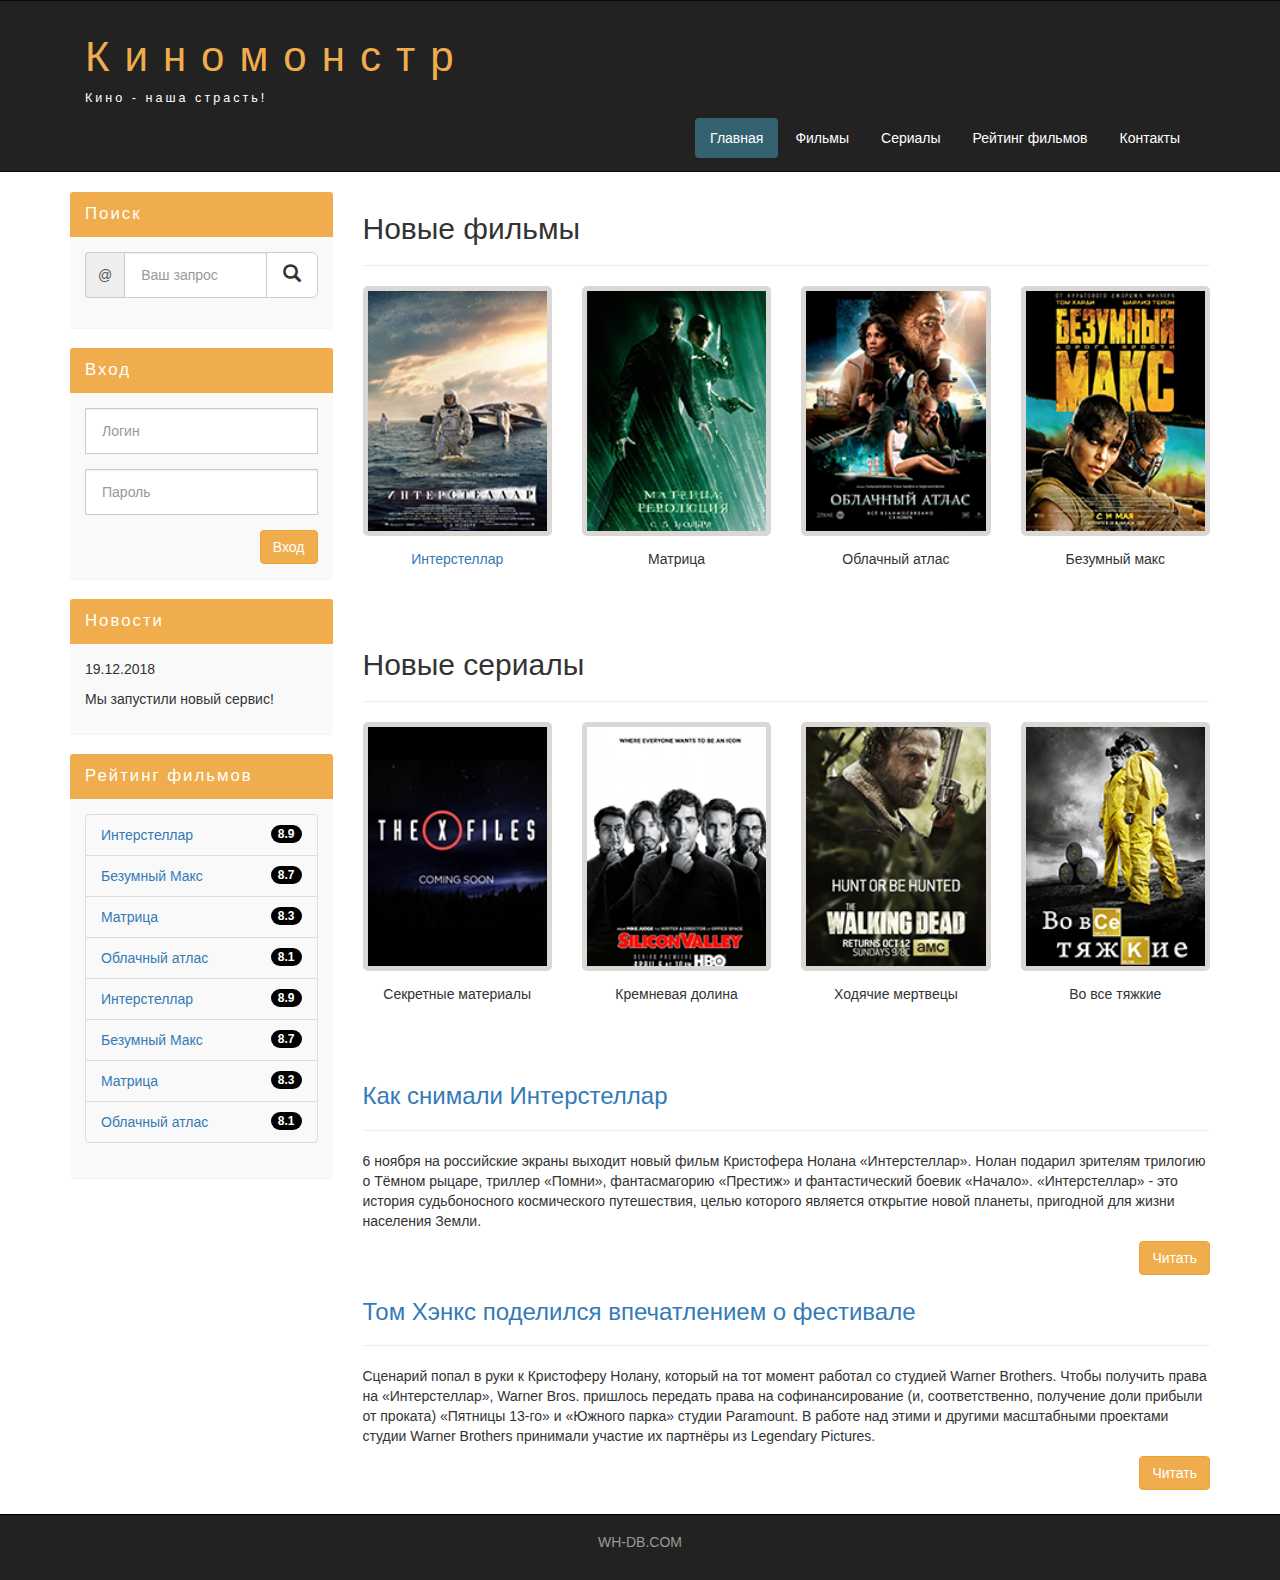
<file: kinomonster bootstrap/index.html>
<!DOCTYPE html>
    <html lang="ru">
    <head>
      <meta charset="utf-8">
      <meta http-equiv="X-UA-Compatible" content="IE=edge">
      <meta name="viewport" content="width=device-width, initial-scale=1">
      <!-- The above 3 meta tags *must* come first in the head; any other head content must come *after* these tags -->
      <title>Киномонстр Bootstrap</title>

      <!-- Bootstrap -->
      <link href="assets/css/bootstrap.min.css" rel="stylesheet">

      <!--Main style-->
      <link href="assets/css/style.css" rel="stylesheet">

      <!-- HTML5 shim and Respond.js for IE8 support of HTML5 elements and media queries -->
      <!-- WARNING: Respond.js doesn't work if you view the page via file:// -->
        <!--[if lt IE 9]>
          <script src="https://oss.maxcdn.com/html5shiv/3.7.3/html5shiv.min.js"></script>
          <script src="https://oss.maxcdn.com/respond/1.4.2/respond.min.js"></script>
        <![endif]-->
      </head>
      <body>
        
        <div class="cantainer-fluid">
          <div class="row"> 
            <nav role="navigation" class="navbar navbar-inverse">
              <div class="container">
                <div class="navbar-header header">
                  <div class="container">
                    <div class="row">
                      <div class="col-lg-12">
                        <h1><a href="#">Киномонстр</a></h1>
                        <p>Кино - наша страсть!</p>
                      </div>
                    </div>
                  </div>
                  <button type="button" data-target="#navbarCollapse" data-toggle="collapse" class="navbar-toggle">
                    
                   <span class="sr-only">Toggle navigation</span>
                   <span class="icon-bar"></span>
                   <span class="icon-bar"></span>
                   <span class="icon-bar"></span> 

                 </button>
               </div>
               <div id="navbarCollapse" class="collapse navbar-collapse navbar-right">
                <ul class="nav nav-pills">
                  <li class="active"><a href="index.html">Главная</a></li>
                  <li><a href="films.html">Фильмы</a></li>
                  <li><a href="#">Сериалы</a></li>
                  <li><a href="rating.html">Рейтинг фильмов</a></li>
                  <li><a href="contact.html">Контакты</a></li>
                </ul>
              </div>
            </div>
          </nav>
        </div>
      </div>

      <div class="wrapper">
        
        <div class="container">
          <div class="row">
            <div class="col-lg-9 col-lg-push-3">

              <form role="search" class="visible-xs">
                      <div class="form-group">
                        <div class="input-group">
                          <input type="search" class="form-control input-lg" placeholder="Ваш запрос">
                          <div class="input-group-btn">
                          <button class="btn btn-default btn-lg" type="submit"><i class="glyphicon glyphicon-search"></i></button>
                          </div>
                        </div>                        
                      </div>
                    </form>
              
              <h2>Новые фильмы</h2>
              <hr>
              <div class="row">

                <div class="films_block col-lg-3 col-md-3 col-sm-3 col-xs-6">
                  <a href="show.html"><img src="assets/img/inter.png" alt="интерстеллар">
                  <div class="film_label">Интерстеллар</div></a>
                </div>

                <div class="films_block col-lg-3 col-md-3 col-sm-3 col-xs-6">
                  <img src="assets/img/matrix.png" alt="матрица">
                  <div class="film_label">Матрица</div>
                </div>

                <div class="films_block col-lg-3 col-md-3 col-sm-3 col-xs-6">
                  <img src="assets/img/cloud.png" alt="облачный атлас">
                  <div class="film_label">Облачный атлас</div>
                </div>

                <div class="films_block col-lg-3 col-md-3 col-sm-3 col-xs-6">
                  <img src="assets/img/max.png" alt="Безумный макс">
                  <div class="film_label">Безумный макс</div>
                </div>

              </div>

              <div class="margin-8"></div>

              <h2>Новые сериалы</h2>
              <hr>
              <div class="row">

                <div class="films_block col-lg-3 col-md-3 col-sm-3 col-xs-6">
                  <img src="assets/img/xfiles.png" alt="Секретные материалы">
                  <div class="film_label">Секретные материалы</div>
                </div>

                <div class="films_block col-lg-3 col-md-3 col-sm-3 col-xs-6">
                  <img src="assets/img/silicon.png" alt="Кремневая долина">
                  <div class="film_label">Кремневая долина</div>
                </div>

                <div class="films_block col-lg-3 col-md-3 col-sm-3 col-xs-6">
                  <img src="assets/img/dead.png" alt="Ходячие мертвецы">
                  <div class="film_label">Ходячие мертвецы</div>
                </div>

                <div class="films_block col-lg-3 col-md-3 col-sm-3 col-xs-6">
                  <img src="assets/img/breakingbad.png" alt="Во все тяжкие">
                  <div class="film_label">Во все тяжкие</div>
                </div>

              </div>
              <div class="margin-8"></div>

              <a href="#"><h3>Как снимали Интерстеллар</h3></a>
              <hr>
              <p>
                6 ноября на российские экраны выходит новый фильм Кристофера Нолана «Интерстеллар». Нолан подарил зрителям трилогию о Тёмном рыцаре, триллер «Помни», фантасмагорию «Престиж» и фантастический боевик «Начало». «Интерстеллар» - это история судьбоносного космического путешествия, целью которого является открытие новой планеты, пригодной для жизни населения Земли.
              </p>
              <a href="#"class="btn btn-warning pull-right">Читать</a>
              <div class="margin-8"></div>
              <a href="#"><h3>Том Хэнкс поделился впечатлением о фестивале</h3></a>
              <hr>
              <p>
                Сценарий попал в руки к Кристоферу Нолану, который на тот момент работал со студией Warner Brothers. Чтобы получить права на «Интерстеллар», Warner Bros. пришлось передать права на софинансирование (и, соответственно, получение доли прибыли от проката) «Пятницы 13-го» и «Южного парка» студии Paramount. В работе над этими и другими масштабными проектами студии Warner Brothers принимали участие их партнёры из Legendary Pictures.
              </p>
              <a href="#"class="btn btn-warning pull-right">Читать</a>
              <div class="margin-8 clear"></div>

            </div>



            <div class="col-lg-3 col-lg-pull-9">   

              <div class="panel panel-info hidden-xs">
               <div class="panel-heading"><div class="sidebar-header">Поиск</div></div>
                  <div class="panel-body">
                    <form role="search">
                      <div class="form-group">
                        <div class="input-group">
                          <span class="input-group-addon">@</span>
                          <input type="search" class="form-control input-lg" placeholder="Ваш запрос">
                          <div class="input-group-btn">
                          <button class="btn btn-default btn-lg" type="submit"><i class="glyphicon glyphicon-search"></i></button>
                          </div>
                        </div>                        
                      </div>
                    </form>
                  </div>
                </div>

                <div class="panel panel-info">
               <div class="panel-heading"><div class="sidebar-header">Вход</div></div>
                  <div class="panel-body">
                    <form role="form">
                      <div class="form-group">
                        <input type="text" class="form-control input-lg" placeholder="Логин">
                      </div>
                      <div class="form-group">
                        <input type="password" class="form-control input-lg" placeholder="Пароль">
                      </div>
                      <button type="submit" class="btn btn-warning pull-right">Вход</button>

                    </form>

                    </div>
                    </div>

                    <div class="panel panel-info">
               <div class="panel-heading"><div class="sidebar-header">Новости</div></div>
                  <div class="panel-body">
                   
                   <p>19.12.2018</p>
                   <p>Мы запустили новый сервис!</p>

                    </div>
                    </div>



                     <div class="panel panel-info">
               <div class="panel-heading"><div class="sidebar-header">Рейтинг фильмов</div></div>
                  <div class="panel-body">
                   <ul class="list-group">
                     <li class="list-group-item list-group-warning">
                       <span class="badge">8.9</span>
                       <a href="show.html">Интерстеллар</a>
                     </li>

                     <li class="list-group-item list-group-warning">
                       <span class="badge">8.7</span>
                       <a href="#">Безумный Макс</a>
                     </li>

                     <li class="list-group-item list-group-warning">
                       <span class="badge">8.3</span>
                       <a href="#">Матрица</a>
                     </li>
                     <li class="list-group-item list-group-warning">
                       <span class="badge">8.1</span>
                       <a href="#">Облачный атлас</a>
                     </li>
                     <li class="list-group-item list-group-warning">
                       <span class="badge">8.9</span>
                       <a href="#">Интерстеллар</a>
                     </li>

                     <li class="list-group-item list-group-warning">
                       <span class="badge">8.7</span>
                       <a href="#">Безумный Макс</a>
                     </li>

                     <li class="list-group-item list-group-warning">
                       <span class="badge">8.3</span>
                       <a href="#">Матрица</a>
                     </li>
                     <li class="list-group-item list-group-warning">
                       <span class="badge">8.1</span>
                       <a href="#">Облачный атлас</a>
                     </li>
                     
                   </ul>





              </div>


            </div>
          </div>
        </div>
        <div class="clear"></div>

      </div>

      <footer>
        <div class="container">
          <p class="text-center"><a href="http://ru.wh-db.com">WH-DB.COM</a></p>
        </div>
      </footer>

      <!-- jQuery (necessary for Bootstrap's JavaScript plugins) -->
      <script src="https://ajax.googleapis.com/ajax/libs/jquery/1.12.4/jquery.min.js"></script>
      <!-- Include all compiled plugins (below), or include individual files as needed -->
      <script src="assets/js/bootstrap.min.js"></script>
    </body>
    </html>
</file>
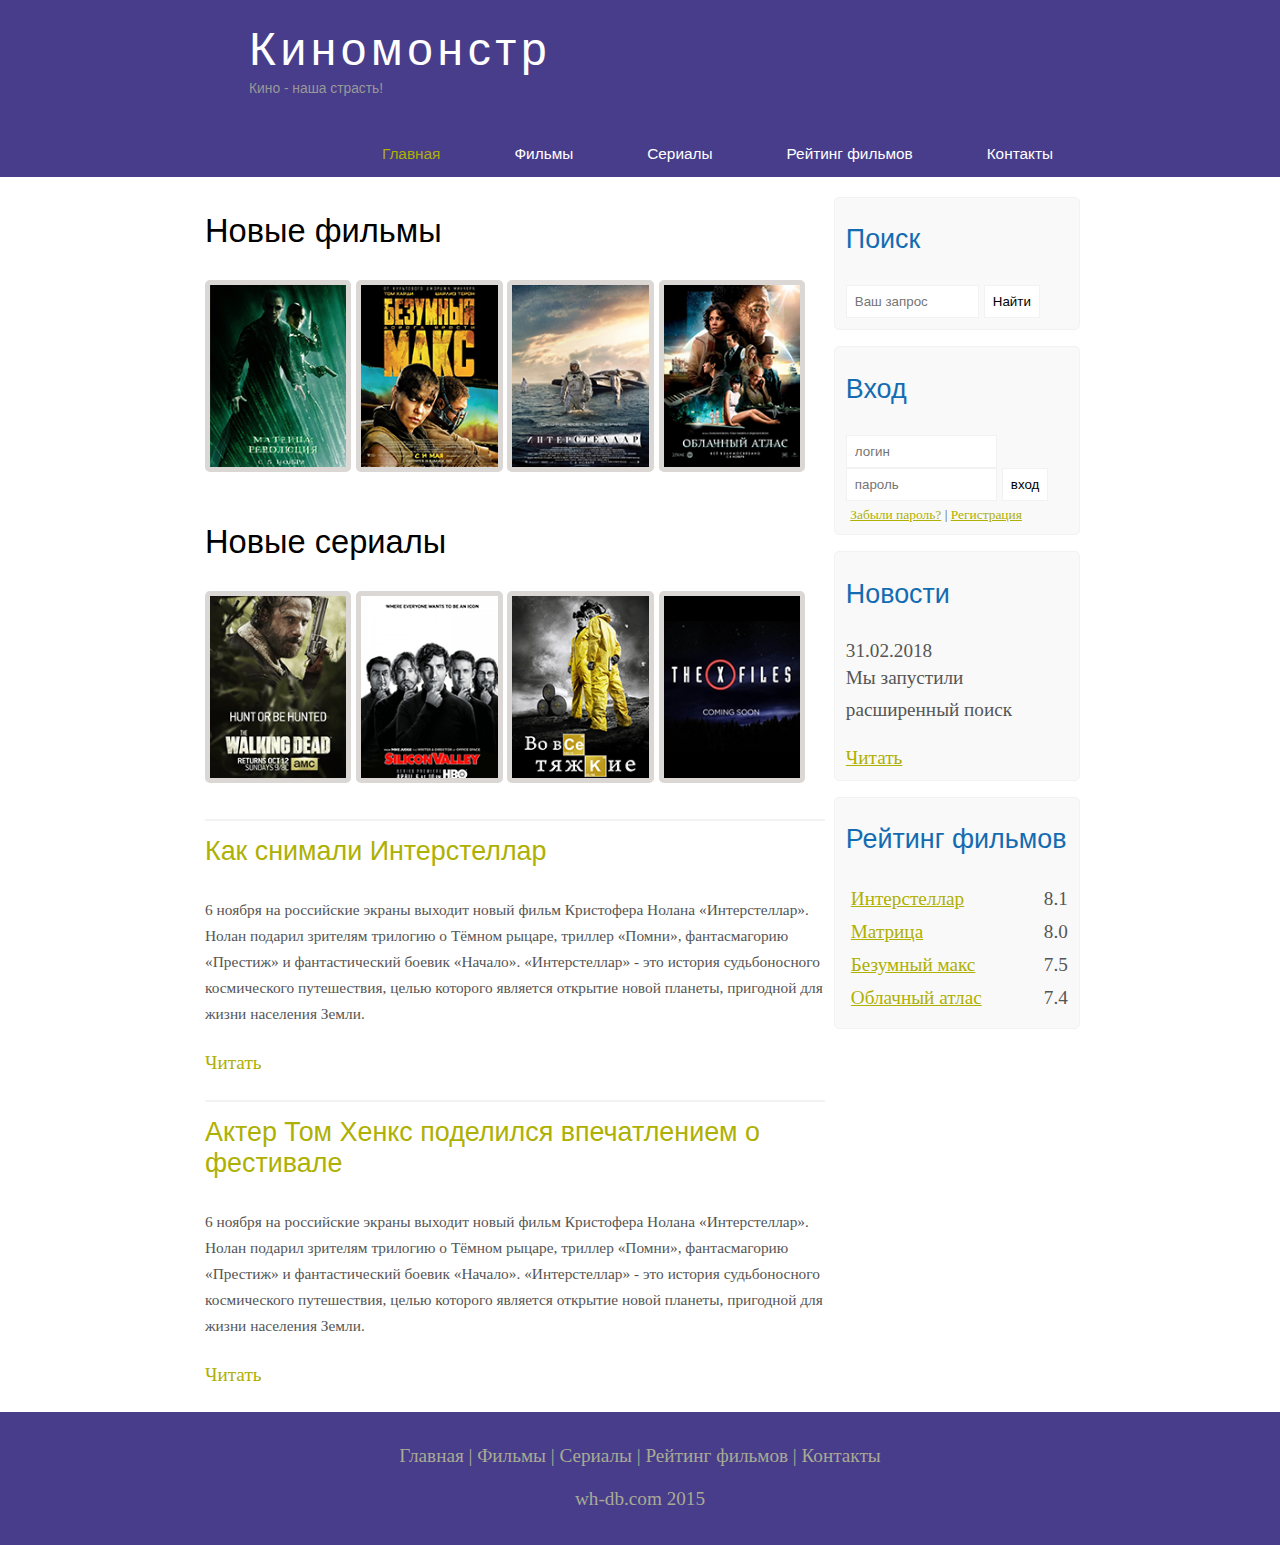
<file: kinomonster/index.html>
<!doctype html>
<html lang="en">
<head>
	<meta charset="utf-8">
	<meta name="viewport" content="width=device-width, initial-scale=1.0">
	<title>Главная страница</title>
	<meta name="description" content="Киномонстр - это портал о кино"/>
	<meta name="keywords" content="фильмы, фильмы онлайн, hd"/>
	<link rel="stylesheet" type="text/css" href="assets/css/style.css">
</head>
<body>
	<div class="main">
		<div class="header">
			<div class="logo">
				<div class="logo_text">
					<h1><a href="/">Киномонстр</a></h1>
					<h2>Кино - наша страсть!</h2>
				</div>	
			</div>
			<div class="menubar">
				<ul class="menu">
					<li class="selected"><a href="index.html">Главная</a></li>
					<li><a href="films.html">Фильмы</a></li>
					<li><a href="#">Сериалы</a></li>
					<li><a href="rating.html">Рейтинг фильмов</a></li>
					<li><a href="contact.html">Контакты</a></li>
				</ul>
			</div>

		</div>
		<div class="site_content">
			<div class="sidebar_container">
				<div class="sidebar">
					
					<h2>Поиск</h2>
					<form method="post" action="#" id="search_form">
						<input type="search" name="search_field" placeholder="Ваш запрос" />
						<input type="submit" class="btn" value="Найти" />
					</form>
				</div>
				<div class="sidebar">
					<h2>Вход</h2>
					<form method="post" action="#" id="login">
						<input type="text" name="login_field" placeholder="логин" />
						<input type="password" name="password_field" placeholder="пароль" />
						<input type="submit" class="btn" value="вход" />
						<div class="lables_passreg_text">
							<span><a href="#">Забыли пароль?</a></span> | <span><a href="#">Регистрация</a></span>
						</div>

					</form>
				</div>
				<div class="sidebar">
					<h2>Новости</h2>
					<span>31.02.2018</span>
					<p>Мы запустили расширенный поиск</p>
					<a href="#">Читать</a>
				</div>
				<div class="sidebar">
					<h2>Рейтинг фильмов</h2>
					<ul>
						<li><a href="#">Интерстеллар</a><span class="rating_sidebar">8.1</span></li>
						<li><a href="#">Матрица</a><span class="rating_sidebar">8.0</span></li>
						<li><a href="#">Безумный макс</a><span class="rating_sidebar">7.5</span></li>
						<li><a href="#">Облачный атлас</a><span class="rating_sidebar">7.4</span></li>
					</ul>
				</div>
			</div>
			<div class="content">
				<h1>Новые фильмы</h1>

				<div class="films_block">
					<a href="#"><img src="assets/img/matrix.png"></a>
					<a href="#"><img src="assets/img/max.png"></a>
					<a href="#"><img src="assets/img/inter.png"></a>
					<a href="#"><img src="assets/img/cloud.png"></a>

				</div>
				<h1>Новые сериалы</h1>

				<div class="films_block">
					<a href="#"><img src="assets/img/dead.png"></a>
					<a href="#"><img src="assets/img/silicon.png"></a>
					<a href="#"><img src="assets/img/breakingbad.png"></a>
					<a href="#"><img src="assets/img/xfiles.png"></a>

				</div>

				<div class="posts">
					<hr>
					<h2><a href="#">Как снимали Интерстеллар</a></h2>
					<div class="posts_content">
						
						<p>6 ноября на российские экраны выходит новый фильм Кристофера Нолана «Интерстеллар». Нолан подарил зрителям трилогию о Тёмном рыцаре, триллер «Помни», фантасмагорию «Престиж» и фантастический боевик «Начало». «Интерстеллар» - это история судьбоносного космического путешествия, целью которого является открытие новой планеты, пригодной для жизни населения Земли.</p>
					</div>
					<div>
						<p><a href="#">Читать</a></p>
						<hr>
						<h2><a href="#">Актер Том Хенкс поделился впечатлением о фестивале</a></h2>
					<div class="posts_content">
						
						<p>6 ноября на российские экраны выходит новый фильм Кристофера Нолана «Интерстеллар». Нолан подарил зрителям трилогию о Тёмном рыцаре, триллер «Помни», фантасмагорию «Престиж» и фантастический боевик «Начало». «Интерстеллар» - это история судьбоносного космического путешествия, целью которого является открытие новой планеты, пригодной для жизни населения Земли.</p>
					</div>
					<div>
						<p><a href="#">Читать</a></p>

					</div>

				</div>



			</div>
		</div>
	</div>

		<div class="footer">
			<p>
				<a href="index.html">Главная</a> |
				<a href="films.html">Фильмы</a> |
				<a href="#">Сериалы</a> |
				<a href="rating.html">Рейтинг фильмов</a> |
				<a href="contact.html">Контакты</a> 
			 </p>
			 <p>wh-db.com 2015</p>
		</div>


	</div>
</body>
</html>
</file>
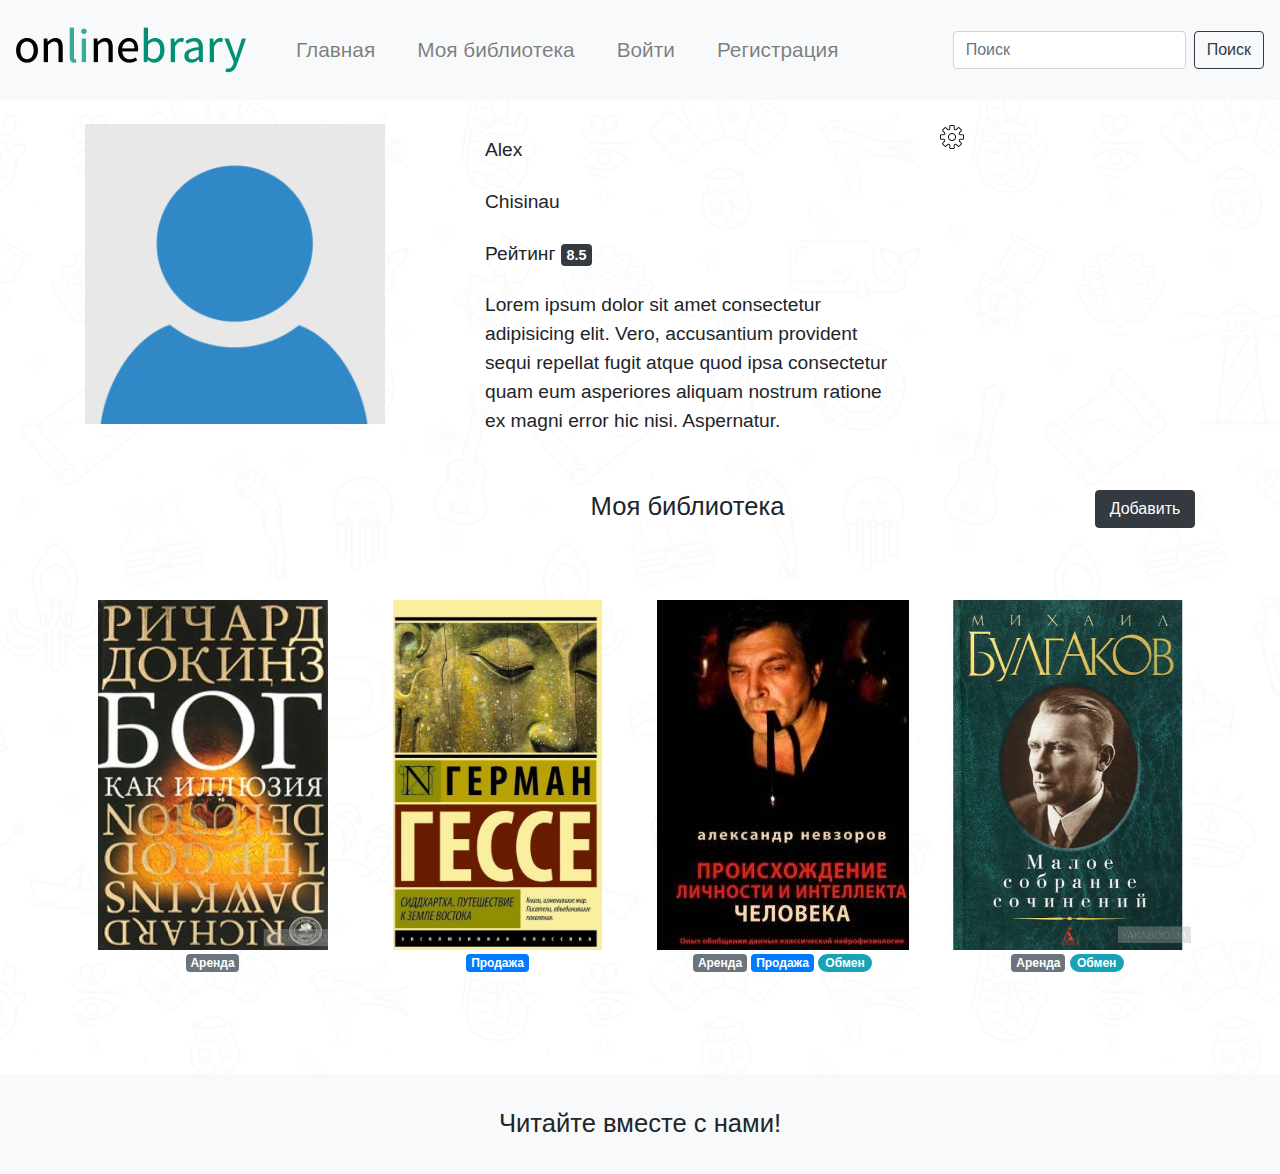
<file: onlinebrary/index.html>
<!DOCTYPE html>
<html lang="en">
<head>
    <meta charset="UTF-8">
    <meta name="viewport" content="width=device-width, initial-scale=1.0">
    <meta http-equiv="X-UA-Compatible" content="ie=edge">
    <title>OnLineBrary</title>
    <link rel="stylesheet" href="style.css">
    <link rel="stylesheet" href="https://stackpath.bootstrapcdn.com/bootstrap/4.3.1/css/bootstrap.min.css" integrity="sha384-ggOyR0iXCbMQv3Xipma34MD+dH/1fQ784/j6cY/iJTQUOhcWr7x9JvoRxT2MZw1T" crossorigin="anonymous">
    <link href="https://fonts.googleapis.com/css?family=Open+Sans&display=swap" rel="stylesheet">
</head>
<body>

    <nav class="navbar navbar-expand-lg navbar-light bg-light sticky-top">
        <a href="#" class="navbar-brand">
                <img src="./img/logo.png" alt="logo">
        </a>
        <button class="navbar-toggler" type="button" data-toggle="collapse" data-target="#navbarSupportedContent" aria-controls="navbarSupportedContent" aria-expanded="false" aria-label="Toggle navigation">
            <span class="navbar-toggler-icon"></span>
        </button>
        <div class="collapse navbar-collapse" id="navbarSupportedContent">
            <ul class="navbar-nav mr-auto">
                <li class="nav-item">
                    <a href="#" class="nav-link">Главная</a>
                </li>
                <li class="nav-item">
                        <a href="#" class="nav-link">Моя библиотека</a>
                </li>
                <li class="nav-item">
                        <a href="#" class="nav-link">Войти</a>
                </li>
                <li class="nav-item">
                        <a href="#" class="nav-link">Регистрация</a>
                </li>
            </ul>
            <form class="form-inline my-2 my-lg-0">
                <input type="text" class="form-control mr-sm-2" placeholder="Поиск" aria-label="Search">
                <button class="btn btn-outline-dark my-2 my-sm-0">Поиск</button>
            </form>
        </div>
    </nav>
    <br>

        <div class="container-fluid">
            <div class="container">
                <div class="row text-left">
                <div class="col-3"><img src="./img/1493287748_1487679899_icon-user-640x640.png" alt="user_photo" style="width: 300px; "></div>
                <div class="col-1"></div>
                <div class="col-5">
                    <ul class="list-group list-group-flush">
                        <li class="list-group-item">Alex</li>
                        <li class="list-group-item">Chisinau</li>
                        <li class="list-group-item">Рейтинг <span class="badge badge-dark">8.5</span></li>  
                        <li class="list-group-item"><p>Lorem ipsum dolor sit amet consectetur adipisicing elit. Vero, accusantium provident sequi repellat fugit atque quod ipsa consectetur quam eum asperiores aliquam nostrum ratione ex magni error hic nisi. Aspernatur.</p></li>
  
                                            
                    </ul>
                </div>
                    <div class="col-2"><a href="#"><img src="./img/settings.png" alt="settings"></a></div>
                </div>        
            </div>
        </div>
        <br>
        <div class="container-fluid mylibrary">
                <div class="container">
                    <div class="row text-center">                    
                        <div class="col-4"></div> 
                        <div class="col-5">Моя библиотека</div>              
                        <div class="col-3 text-right"><button type="button" class="btn btn-dark">Добавить</button>
                        </div>                 
                    </div>        
                </div>
            </div>
<br><br><br>
            <div class="container-fluid">
                <div class="container list-of-books">
                    <div class="row text-center list-of-books">
                        <div class="col-3"><a href="#"><img src="./img/45592_53923187.jpg" alt=""></a>
                            <span class="badge badge-secondary">Аренда</span>
                        
                        </div>
                        <div class="col-3"><a href="#"><img src="./img/25655.0x450@2x.jpg" alt=""></a>
                            <span class="badge badge-primary">Продажа</span>

                        </div>
                        <div class="col-3"><a href="#"><img src="./img/proishozhdenie-lichnosti-i-intellekta-cheloveka-opyt-obobshc_454994.jpg" alt=""></a>
                            <span class="badge badge-secondary">Аренда</span>
                            <span class="badge badge-primary">Продажа</span>
                            <span class="badge badge-pill badge-info">Обмен</span>
                        </div>
                        <div class="col-3"><a href="#"><img src="./img/bulgakov.jpg" alt=""></a>
                            <span class="badge badge-secondary">Аренда</span>
                            <span class="badge badge-pill badge-info">Обмен</span>
                        </div>


                    </div>
                </div>
            </div>


    




            <nav class="navbar footer navbar-expand-lg navbar-light bg-light">
                <div class="container-fluid mylibrary">
                    <div class="container">
                        <div class="row text-center">                    
                        <div class="col">Читайте вместе с нами!</div>                   
                        </div>        
                    </div>
                </div>
            </nav>
    <script src="https://code.jquery.com/jquery-3.3.1.slim.min.js" integrity="sha384-q8i/X+965DzO0rT7abK41JStQIAqVgRVzpbzo5smXKp4YfRvH+8abtTE1Pi6jizo" crossorigin="anonymous"></script>
    <script src="https://cdnjs.cloudflare.com/ajax/libs/popper.js/1.14.7/umd/popper.min.js" integrity="sha384-UO2eT0CpHqdSJQ6hJty5KVphtPhzWj9WO1clHTMGa3JDZwrnQq4sF86dIHNDz0W1" crossorigin="anonymous"></script>
    <script src="https://stackpath.bootstrapcdn.com/bootstrap/4.3.1/js/bootstrap.min.js" integrity="sha384-JjSmVgyd0p3pXB1rRibZUAYoIIy6OrQ6VrjIEaFf/nJGzIxFDsf4x0xIM+B07jRM" crossorigin="anonymous"></script>
</body>
</html>
</file>
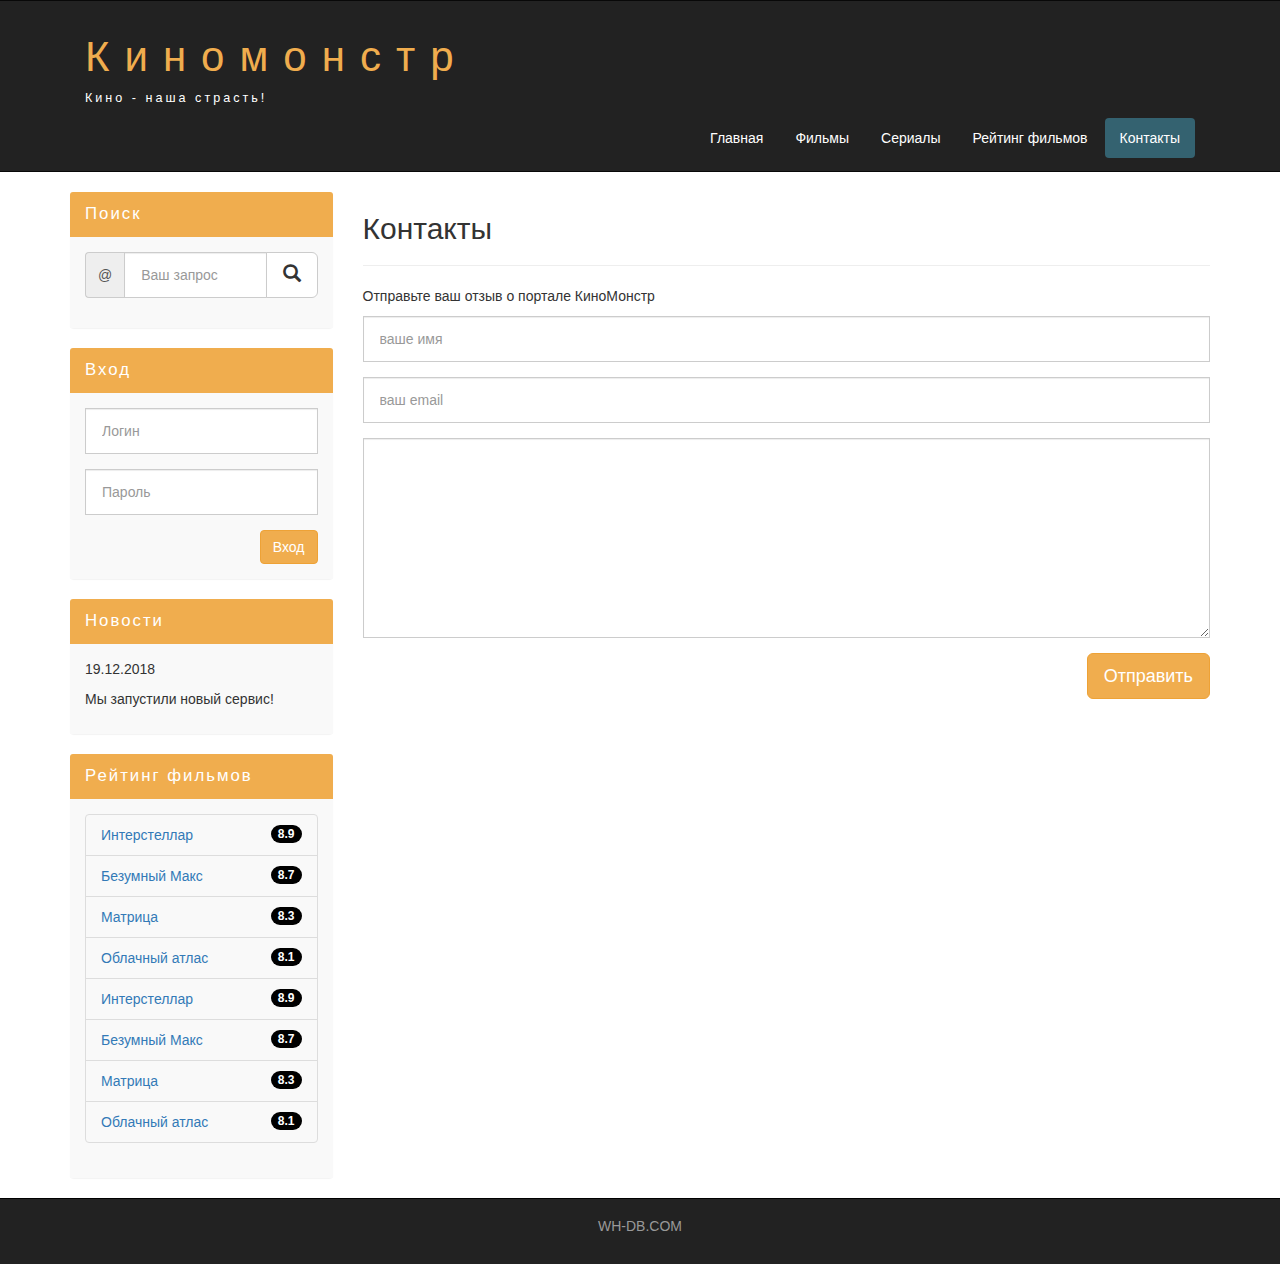
<file: kinomonster bootstrap/contact.html>
<!DOCTYPE html>
    <html lang="ru">
    <head>
      <meta charset="utf-8">
      <meta http-equiv="X-UA-Compatible" content="IE=edge">
      <meta name="viewport" content="width=device-width, initial-scale=1">
      <!-- The above 3 meta tags *must* come first in the head; any other head content must come *after* these tags -->
      <title>Контакты</title>

      <!-- Bootstrap -->
      <link href="assets/css/bootstrap.min.css" rel="stylesheet">

      <!--Main style-->
      <link href="assets/css/style.css" rel="stylesheet">

      <!-- HTML5 shim and Respond.js for IE8 support of HTML5 elements and media queries -->
      <!-- WARNING: Respond.js doesn't work if you view the page via file:// -->
        <!--[if lt IE 9]>
          <script src="https://oss.maxcdn.com/html5shiv/3.7.3/html5shiv.min.js"></script>
          <script src="https://oss.maxcdn.com/respond/1.4.2/respond.min.js"></script>
        <![endif]-->
      </head>
      <body>
        
        <div class="cantainer-fluid">
          <div class="row"> 
            <nav role="navigation" class="navbar navbar-inverse">
              <div class="container">
                <div class="navbar-header header">
                  <div class="container">
                    <div class="row">
                      <div class="col-lg-12">
                        <h1><a href="#">Киномонстр</a></h1>
                        <p>Кино - наша страсть!</p>
                      </div>
                    </div>
                  </div>
                  <button type="button" data-target="#navbarCollapse" data-toggle="collapse" class="navbar-toggle">
                    
                   <span class="sr-only">Toggle navigation</span>
                   <span class="icon-bar"></span>
                   <span class="icon-bar"></span>
                   <span class="icon-bar"></span> 

                 </button>
               </div>
               <div id="navbarCollapse" class="collapse navbar-collapse navbar-right">
                <ul class="nav nav-pills">
                  <li><a href="index.html">Главная</a></li>
                  <li><a href="films.html">Фильмы</a></li>
                  <li><a href="#">Сериалы</a></li>
                  <li><a href="rating.html">Рейтинг фильмов</a></li>
                  <li class="active"><a href="contact.html">Контакты</a></li>
                </ul>
              </div>
            </div>
          </nav>
        </div>
      </div>

      <div class="wrapper">
        
        <div class="container">
          <div class="row">
            <div class="col-lg-9 col-lg-push-3">

              <form role="search" class="visible-xs">
                      <div class="form-group">
                        <div class="input-group">
                          <input type="search" class="form-control input-lg" placeholder="Ваш запрос">
                          <div class="input-group-btn">
                          <button class="btn btn-default btn-lg" type="submit"><i class="glyphicon glyphicon-search"></i></button>
                          </div>
                        </div>                        
                      </div>
                    </form>

                   <h2>Контакты</h2>
                   <hr>

                   <p>Отправьте ваш отзыв о портале КиноМонстр</p>
                   
                   <form>
                        <div class="form-group">
                        <input type="text" placeholder="ваше имя" class="form-control input-lg">
                      </div>
                       <div class="form-group">
                        <input type="email" placeholder="ваш email" class="form-control input-lg">
                      </div>
                       <div class="form-group">
                        <textarea class="form-control"></textarea>
                      </div>
                      <button class="btn btn-lg btn-warning pull-right">Отправить</button>
                      </form>
                      <div class="margin-8 clear"></div>


              
              

            </div>



            <div class="col-lg-3 col-lg-pull-9">   

              <div class="panel panel-info hidden-xs">
               <div class="panel-heading"><div class="sidebar-header">Поиск</div></div>
                  <div class="panel-body">
                    <form role="search">
                      <div class="form-group">
                        <div class="input-group">
                          <span class="input-group-addon">@</span>
                          <input type="search" class="form-control input-lg" placeholder="Ваш запрос">
                          <div class="input-group-btn">
                          <button class="btn btn-default btn-lg" type="submit"><i class="glyphicon glyphicon-search"></i></button>
                          </div>
                        </div>                        
                      </div>
                    </form>
                  </div>
                </div>

                <div class="panel panel-info">
               <div class="panel-heading"><div class="sidebar-header">Вход</div></div>
                  <div class="panel-body">
                    <form role="form">
                      <div class="form-group">
                        <input type="text" class="form-control input-lg" placeholder="Логин">
                      </div>
                      <div class="form-group">
                        <input type="password" class="form-control input-lg" placeholder="Пароль">
                      </div>
                      <button type="submit" class="btn btn-warning pull-right">Вход</button>

                    </form>

                    </div>
                    </div>

                    <div class="panel panel-info">
               <div class="panel-heading"><div class="sidebar-header">Новости</div></div>
                  <div class="panel-body">
                   
                   <p>19.12.2018</p>
                   <p>Мы запустили новый сервис!</p>

                    </div>
                    </div>



                     <div class="panel panel-info">
               <div class="panel-heading"><div class="sidebar-header">Рейтинг фильмов</div></div>
                  <div class="panel-body">
                   <ul class="list-group">
                     <li class="list-group-item list-group-warning">
                       <span class="badge">8.9</span>
                       <a href="#">Интерстеллар</a>
                     </li>

                     <li class="list-group-item list-group-warning">
                       <span class="badge">8.7</span>
                       <a href="#">Безумный Макс</a>
                     </li>

                     <li class="list-group-item list-group-warning">
                       <span class="badge">8.3</span>
                       <a href="#">Матрица</a>
                     </li>
                     <li class="list-group-item list-group-warning">
                       <span class="badge">8.1</span>
                       <a href="#">Облачный атлас</a>
                     </li>
                     <li class="list-group-item list-group-warning">
                       <span class="badge">8.9</span>
                       <a href="#">Интерстеллар</a>
                     </li>

                     <li class="list-group-item list-group-warning">
                       <span class="badge">8.7</span>
                       <a href="#">Безумный Макс</a>
                     </li>

                     <li class="list-group-item list-group-warning">
                       <span class="badge">8.3</span>
                       <a href="#">Матрица</a>
                     </li>
                     <li class="list-group-item list-group-warning">
                       <span class="badge">8.1</span>
                       <a href="#">Облачный атлас</a>
                     </li>
                     
                   </ul>



              </div>


            </div>
          </div>
        </div>
        <div class="clear"></div>

      </div>

      <footer>
        <div class="container">
          <p class="text-center"><a href="http://ru.wh-db.com">WH-DB.COM</a></p>
        </div>
      </footer>

      <!-- jQuery (necessary for Bootstrap's JavaScript plugins) -->
      <script src="https://ajax.googleapis.com/ajax/libs/jquery/1.12.4/jquery.min.js"></script>
      <!-- Include all compiled plugins (below), or include individual files as needed -->
      <script src="assets/js/bootstrap.min.js"></script>
    </body>
    </html>
</file>
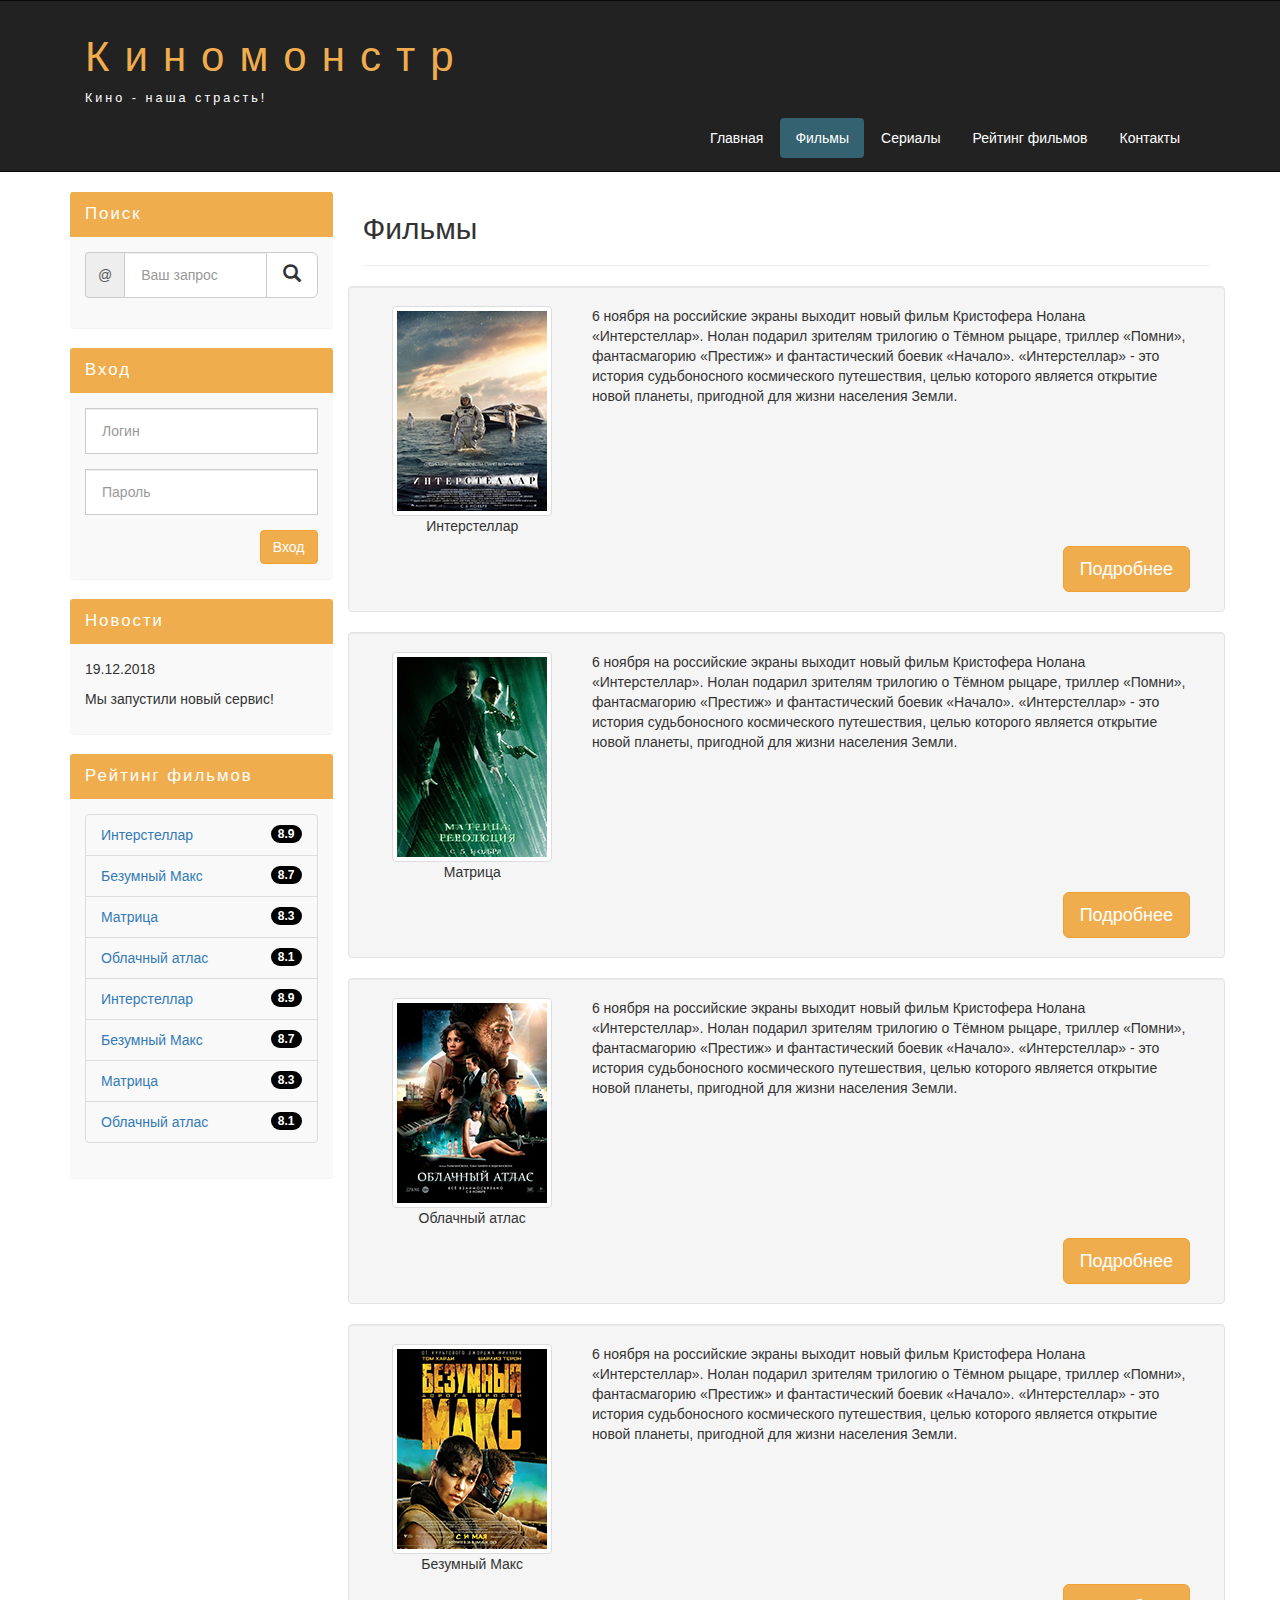
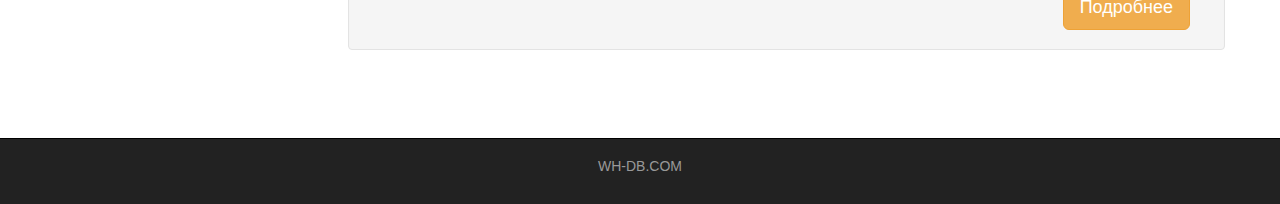
<file: kinomonster bootstrap/films.html>
<!DOCTYPE html>
    <html lang="ru">
    <head>
      <meta charset="utf-8">
      <meta http-equiv="X-UA-Compatible" content="IE=edge">
      <meta name="viewport" content="width=device-width, initial-scale=1">
      <!-- The above 3 meta tags *must* come first in the head; any other head content must come *after* these tags -->
      <title>Фильмы</title>

      <!-- Bootstrap -->
      <link href="assets/css/bootstrap.min.css" rel="stylesheet">

      <!--Main style-->
      <link href="assets/css/style.css" rel="stylesheet">

      <!-- HTML5 shim and Respond.js for IE8 support of HTML5 elements and media queries -->
      <!-- WARNING: Respond.js doesn't work if you view the page via file:// -->
        <!--[if lt IE 9]>
          <script src="https://oss.maxcdn.com/html5shiv/3.7.3/html5shiv.min.js"></script>
          <script src="https://oss.maxcdn.com/respond/1.4.2/respond.min.js"></script>
        <![endif]-->
      </head>
      <body>
        
        <div class="cantainer-fluid">
          <div class="row"> 
            <nav role="navigation" class="navbar navbar-inverse">
              <div class="container">
                <div class="navbar-header header">
                  <div class="container">
                    <div class="row">
                      <div class="col-lg-12">
                        <h1><a href="#">Киномонстр</a></h1>
                        <p>Кино - наша страсть!</p>
                      </div>
                    </div>
                  </div>
                  <button type="button" data-target="#navbarCollapse" data-toggle="collapse" class="navbar-toggle">
                    
                   <span class="sr-only">Toggle navigation</span>
                   <span class="icon-bar"></span>
                   <span class="icon-bar"></span>
                   <span class="icon-bar"></span> 

                 </button>
               </div>
               <div id="navbarCollapse" class="collapse navbar-collapse navbar-right">
                <ul class="nav nav-pills">
                  <li><a href="index.html">Главная</a></li>
                  <li class="active"><a href="films.html">Фильмы</a></li>
                  <li><a href="#">Сериалы</a></li>
                  <li><a href="rating.html">Рейтинг фильмов</a></li>
                  <li><a href="contact.html">Контакты</a></li>
                </ul>
              </div>
            </div>
          </nav>
        </div>
      </div>

      <div class="wrapper">
        
        <div class="container">
          <div class="row">
            <div class="col-lg-9 col-lg-push-3">

              <form role="search" class="visible-xs">
                      <div class="form-group">
                        <div class="input-group">
                          <input type="search" class="form-control input-lg" placeholder="Ваш запрос">
                          <div class="input-group-btn">
                          <button class="btn btn-default btn-lg" type="submit"><i class="glyphicon glyphicon-search"></i></button>
                          </div>
                        </div>                        
                      </div>
                    </form>

                   <h2>Фильмы</h2>
                   <hr>

                   <!-- <div class="media well">
                        <div class="media-left">
                          <a href="#">
                            <img class="media-object img-thumbnail" src="assets/img/inter.png" alt="...">
                          </a>
                        </div>
                        <div class="media-body">                          
                          <p>
                          6 ноября на российские экраны выходит новый фильм Кристофера Нолана «Интерстеллар». Нолан подарил зрителям трилогию о Тёмном рыцаре, триллер «Помни», фантасмагорию «Престиж» и фантастический боевик «Начало». «Интерстеллар» - это история судьбоносного космического путешествия, целью которого является открытие новой планеты, пригодной для жизни населения Земли.
                         </p>
                        </div>
                        <a href="" class="btn btn-lg btn-warning pull-right">Подробнее</a>
                      </div> -->

                   <div class="row">
                     <div class="well clearfix">
                       <div class="col-lg-3 col-md-2 text-center">
                         <img class="img-thumbnail" src="assets/img/inter.png" alt="Интерстелар">
                         <p> Интерстеллар</p>
                       </div>
                       <div class="col-lg-9 col-md-10">
                         <p>
                          6 ноября на российские экраны выходит новый фильм Кристофера Нолана «Интерстеллар». Нолан подарил зрителям трилогию о Тёмном рыцаре, триллер «Помни», фантасмагорию «Престиж» и фантастический боевик «Начало». «Интерстеллар» - это история судьбоносного космического путешествия, целью которого является открытие новой планеты, пригодной для жизни населения Земли.
                         </p>
                       </div>

                       <div class="col-lg-12">
                         <a href="" class="btn btn-lg btn-warning pull-right">Подробнее</a>
                       </div>
                     </div>
                   </div>


                   <div class="row">
                     <div class="well clearfix">
                       <div class="col-lg-3 col-md-2 text-center">
                         <img class="img-thumbnail" src="assets/img/matrix.png" alt="Матрица">
                         <p> Матрица</p>
                       </div>
                       <div class="col-lg-9 col-md-10">
                         <p>
                          6 ноября на российские экраны выходит новый фильм Кристофера Нолана «Интерстеллар». Нолан подарил зрителям трилогию о Тёмном рыцаре, триллер «Помни», фантасмагорию «Престиж» и фантастический боевик «Начало». «Интерстеллар» - это история судьбоносного космического путешествия, целью которого является открытие новой планеты, пригодной для жизни населения Земли.
                         </p>
                       </div>

                       <div class="col-lg-12">
                         <a href="" class="btn btn-lg btn-warning pull-right">Подробнее</a>
                       </div>
                     </div>
                   </div>

                   <div class="row">
                     <div class="well clearfix">
                       <div class="col-lg-3 col-md-2 text-center">
                         <img class="img-thumbnail" src="assets/img/cloud.png" alt="Облачный атлас">
                         <p> Облачный атлас</p>
                       </div>
                       <div class="col-lg-9 col-md-10">
                         <p>
                          6 ноября на российские экраны выходит новый фильм Кристофера Нолана «Интерстеллар». Нолан подарил зрителям трилогию о Тёмном рыцаре, триллер «Помни», фантасмагорию «Престиж» и фантастический боевик «Начало». «Интерстеллар» - это история судьбоносного космического путешествия, целью которого является открытие новой планеты, пригодной для жизни населения Земли.
                         </p>
                       </div>

                       <div class="col-lg-12">
                         <a href="" class="btn btn-lg btn-warning pull-right">Подробнее</a>
                       </div>
                     </div>
                   </div>

                   <div class="row">
                     <div class="well clearfix">
                       <div class="col-lg-3 col-md-2 text-center">
                         <img class="img-thumbnail" src="assets/img/max.png" alt="Безумный Макс">
                         <p> Безумный Макс</p>
                       </div>
                       <div class="col-lg-9 col-md-10">
                         <p>
                          6 ноября на российские экраны выходит новый фильм Кристофера Нолана «Интерстеллар». Нолан подарил зрителям трилогию о Тёмном рыцаре, триллер «Помни», фантасмагорию «Престиж» и фантастический боевик «Начало». «Интерстеллар» - это история судьбоносного космического путешествия, целью которого является открытие новой планеты, пригодной для жизни населения Земли.
                         </p>
                       </div>

                       <div class="col-lg-12">
                         <a href="" class="btn btn-lg btn-warning pull-right">Подробнее</a>
                       </div>
                     </div>
                   </div>




                   


              <div class="margin-8 clear"></div>
              

            </div>



            <div class="col-lg-3 col-lg-pull-9">   

              <div class="panel panel-info hidden-xs">
               <div class="panel-heading"><div class="sidebar-header">Поиск</div></div>
                  <div class="panel-body">
                    <form role="search">
                      <div class="form-group">
                        <div class="input-group">
                          <span class="input-group-addon">@</span>
                          <input type="search" class="form-control input-lg" placeholder="Ваш запрос">
                          <div class="input-group-btn">
                          <button class="btn btn-default btn-lg" type="submit"><i class="glyphicon glyphicon-search"></i></button>
                          </div>
                        </div>                        
                      </div>
                    </form>
                  </div>
                </div>

                <div class="panel panel-info">
               <div class="panel-heading"><div class="sidebar-header">Вход</div></div>
                  <div class="panel-body">
                    <form role="form">
                      <div class="form-group">
                        <input type="text" class="form-control input-lg" placeholder="Логин">
                      </div>
                      <div class="form-group">
                        <input type="password" class="form-control input-lg" placeholder="Пароль">
                      </div>
                      <button type="submit" class="btn btn-warning pull-right">Вход</button>

                    </form>

                    </div>
                    </div>

                    <div class="panel panel-info">
               <div class="panel-heading"><div class="sidebar-header">Новости</div></div>
                  <div class="panel-body">
                   
                   <p>19.12.2018</p>
                   <p>Мы запустили новый сервис!</p>

                    </div>
                    </div>



                     <div class="panel panel-info">
               <div class="panel-heading"><div class="sidebar-header">Рейтинг фильмов</div></div>
                  <div class="panel-body">
                   <ul class="list-group">
                     <li class="list-group-item list-group-warning">
                       <span class="badge">8.9</span>
                       <a href="#">Интерстеллар</a>
                     </li>

                     <li class="list-group-item list-group-warning">
                       <span class="badge">8.7</span>
                       <a href="#">Безумный Макс</a>
                     </li>

                     <li class="list-group-item list-group-warning">
                       <span class="badge">8.3</span>
                       <a href="#">Матрица</a>
                     </li>
                     <li class="list-group-item list-group-warning">
                       <span class="badge">8.1</span>
                       <a href="#">Облачный атлас</a>
                     </li>
                     <li class="list-group-item list-group-warning">
                       <span class="badge">8.9</span>
                       <a href="#">Интерстеллар</a>
                     </li>

                     <li class="list-group-item list-group-warning">
                       <span class="badge">8.7</span>
                       <a href="#">Безумный Макс</a>
                     </li>

                     <li class="list-group-item list-group-warning">
                       <span class="badge">8.3</span>
                       <a href="#">Матрица</a>
                     </li>
                     <li class="list-group-item list-group-warning">
                       <span class="badge">8.1</span>
                       <a href="#">Облачный атлас</a>
                     </li>
                     
                   </ul>



              </div>


            </div>
          </div>
        </div>
        <div class="clear"></div>

      </div>

      <footer>
        <div class="container">
          <p class="text-center"><a href="http://ru.wh-db.com">WH-DB.COM</a></p>
        </div>
      </footer>

      <!-- jQuery (necessary for Bootstrap's JavaScript plugins) -->
      <script src="https://ajax.googleapis.com/ajax/libs/jquery/1.12.4/jquery.min.js"></script>
      <!-- Include all compiled plugins (below), or include individual files as needed -->
      <script src="assets/js/bootstrap.min.js"></script>
    </body>
    </html>
</file>
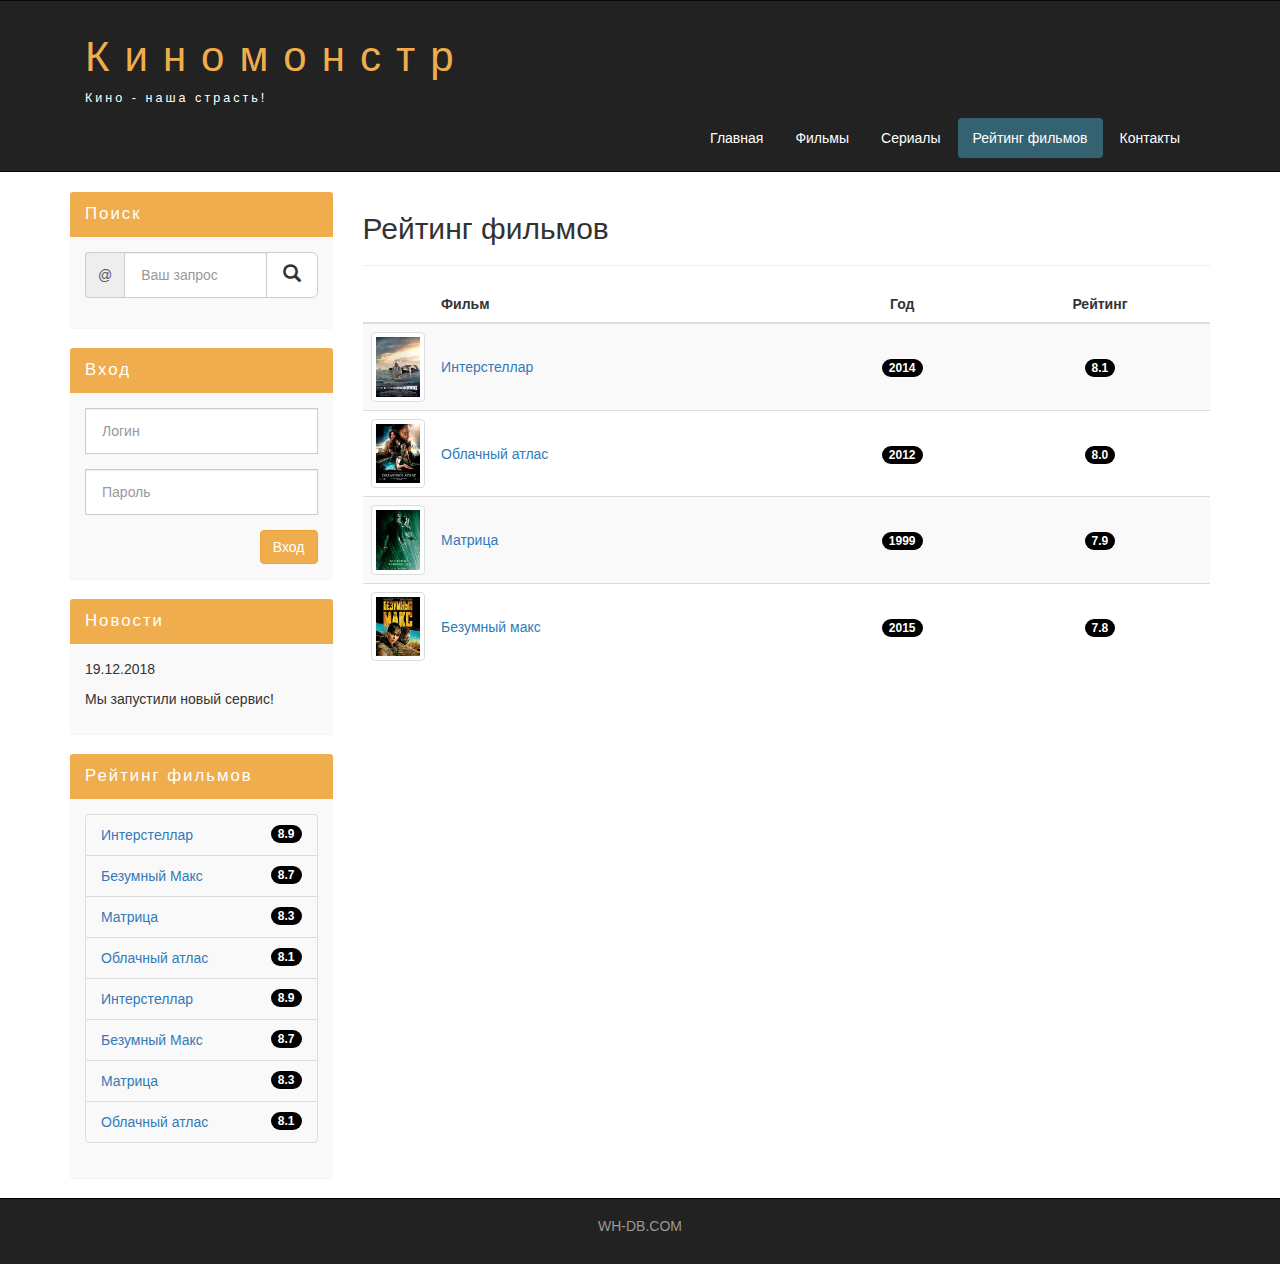
<file: kinomonster bootstrap/rating.html>
<!DOCTYPE html>
    <html lang="ru">
    <head>
      <meta charset="utf-8">
      <meta http-equiv="X-UA-Compatible" content="IE=edge">
      <meta name="viewport" content="width=device-width, initial-scale=1">
      <!-- The above 3 meta tags *must* come first in the head; any other head content must come *after* these tags -->
      <title>Рейтинг фильмов</title>

      <!-- Bootstrap -->
      <link href="assets/css/bootstrap.min.css" rel="stylesheet">

      <!--Main style-->
      <link href="assets/css/style.css" rel="stylesheet">

      <!-- HTML5 shim and Respond.js for IE8 support of HTML5 elements and media queries -->
      <!-- WARNING: Respond.js doesn't work if you view the page via file:// -->
        <!--[if lt IE 9]>
          <script src="https://oss.maxcdn.com/html5shiv/3.7.3/html5shiv.min.js"></script>
          <script src="https://oss.maxcdn.com/respond/1.4.2/respond.min.js"></script>
        <![endif]-->
      </head>
      <body>
        
        <div class="cantainer-fluid">
          <div class="row"> 
            <nav role="navigation" class="navbar navbar-inverse">
              <div class="container">
                <div class="navbar-header header">
                  <div class="container">
                    <div class="row">
                      <div class="col-lg-12">
                        <h1><a href="#">Киномонстр</a></h1>
                        <p>Кино - наша страсть!</p>
                      </div>
                    </div>
                  </div>
                  <button type="button" data-target="#navbarCollapse" data-toggle="collapse" class="navbar-toggle">
                    
                   <span class="sr-only">Toggle navigation</span>
                   <span class="icon-bar"></span>
                   <span class="icon-bar"></span>
                   <span class="icon-bar"></span> 

                 </button>
               </div>
               <div id="navbarCollapse" class="collapse navbar-collapse navbar-right">
                <ul class="nav nav-pills">
                  <li><a href="index.html">Главная</a></li>
                  <li><a href="films.html">Фильмы</a></li>
                  <li><a href="#">Сериалы</a></li>
                  <li class="active"><a href="#">Рейтинг фильмов</a></li>
                  <li><a href="contact.html">Контакты</a></li>
                </ul>
              </div>
            </div>
          </nav>
        </div>
      </div>

      <div class="wrapper">
        
        <div class="container">
          <div class="row">
            <div class="col-lg-9 col-lg-push-3">

                <form role="search" class="visible-xs">
                        <div class="form-group">
                          <div class="input-group">
                            <input type="search" class="form-control input-lg" placeholder="Ваш запрос">
                            <div class="input-group-btn">
                            <button class="btn btn-default btn-lg" type="submit"><i class="glyphicon glyphicon-search"></i></button>
                            </div>
                          </div>                        
                        </div>
                      </form>

                     <h2>Рейтинг фильмов</h2>
                     <hr>

                     <table class="table table-striped">
                      <thead>
                        <tr>
                          <th></th>
                          <th>Фильм</th>
                          <th class="text-center">Год</th>
                          <th class="text-center">Рейтинг</th>
                        </tr>
                      </thead>
                      <tbody>
                          <tr>
                          <td class="col-lg-1 col-md-1 col-xs-2">
                            <img class="img-responsive img-thumbnail" src="assets/img/inter.png" alt="Интерстеллар">
                          </td>
                          <td class="vert-align"><a href="show.html">Интерстеллар</a></td>
                          <td class="text-center vert-align"><span class="badge">2014</span></td>
                          <td class="text-center vert-align"><span class="badge">8.1</span></td>
                          </tr>

                          <tr>
                          <td class="col-lg-1 col-md-1 col-xs-2">
                            <img class="img-responsive img-thumbnail" src="assets/img/cloud.png" alt="Облачный атлас">
                          </td>
                          <td class="vert-align"><a href="#">Облачный атлас</a></td>
                          <td class="text-center vert-align"><span class="badge">2012</span></td>
                          <td class="text-center vert-align"><span class="badge">8.0</span></td>
                          </tr>

                          <tr>
                          <td class="col-lg-1 col-md-1 col-xs-2">
                            <img class="img-responsive img-thumbnail" src="assets/img/matrix.png" alt="Матрица">
                          </td>
                          <td class="vert-align"><a href="#">Матрица</a></td>
                          <td class="text-center vert-align"><span class="badge">1999</span></td>
                          <td class="text-center vert-align"><span class="badge">7.9</span></td>
                          </tr>

                          <tr>
                          <td class="col-lg-1 col-md-1 col-xs-2">
                            <img class="img-responsive img-thumbnail" src="assets/img/max.png" alt="Безумный макс">
                          </td>
                          <td class="vert-align"><a href="#">Безумный макс</a></td>
                          <td class="text-center vert-align"><span class="badge">2015</span></td>
                          <td class="text-center vert-align"><span class="badge">7.8</span></td>
                          </tr>
                      </tbody>
                       
                     </table>

                


              
              

            </div>



            <div class="col-lg-3 col-lg-pull-9">   

              <div class="panel panel-info hidden-xs">
               <div class="panel-heading"><div class="sidebar-header">Поиск</div></div>
                  <div class="panel-body">
                    <form role="search">
                      <div class="form-group">
                        <div class="input-group">
                          <span class="input-group-addon">@</span>
                          <input type="search" class="form-control input-lg" placeholder="Ваш запрос">
                          <div class="input-group-btn">
                          <button class="btn btn-default btn-lg" type="submit"><i class="glyphicon glyphicon-search"></i></button>
                          </div>
                        </div>                        
                      </div>
                    </form>
                  </div>
                </div>

                <div class="panel panel-info">
               <div class="panel-heading"><div class="sidebar-header">Вход</div></div>
                  <div class="panel-body">
                    <form role="form">
                      <div class="form-group">
                        <input type="text" class="form-control input-lg" placeholder="Логин">
                      </div>
                      <div class="form-group">
                        <input type="password" class="form-control input-lg" placeholder="Пароль">
                      </div>
                      <button type="submit" class="btn btn-warning pull-right">Вход</button>

                    </form>

                    </div>
                    </div>

                    <div class="panel panel-info">
               <div class="panel-heading"><div class="sidebar-header">Новости</div></div>
                  <div class="panel-body">
                   
                   <p>19.12.2018</p>
                   <p>Мы запустили новый сервис!</p>

                    </div>
                    </div>



                     <div class="panel panel-info">
               <div class="panel-heading"><div class="sidebar-header">Рейтинг фильмов</div></div>
                  <div class="panel-body">
                   <ul class="list-group">
                     <li class="list-group-item list-group-warning">
                       <span class="badge">8.9</span>
                       <a href="#">Интерстеллар</a>
                     </li>

                     <li class="list-group-item list-group-warning">
                       <span class="badge">8.7</span>
                       <a href="#">Безумный Макс</a>
                     </li>

                     <li class="list-group-item list-group-warning">
                       <span class="badge">8.3</span>
                       <a href="#">Матрица</a>
                     </li>
                     <li class="list-group-item list-group-warning">
                       <span class="badge">8.1</span>
                       <a href="#">Облачный атлас</a>
                     </li>
                     <li class="list-group-item list-group-warning">
                       <span class="badge">8.9</span>
                       <a href="#">Интерстеллар</a>
                     </li>

                     <li class="list-group-item list-group-warning">
                       <span class="badge">8.7</span>
                       <a href="#">Безумный Макс</a>
                     </li>

                     <li class="list-group-item list-group-warning">
                       <span class="badge">8.3</span>
                       <a href="#">Матрица</a>
                     </li>
                     <li class="list-group-item list-group-warning">
                       <span class="badge">8.1</span>
                       <a href="#">Облачный атлас</a>
                     </li>
                     
                   </ul>



              </div>


            </div>
          </div>
        </div>
        <div class="clear"></div>

      </div>

      <footer>
        <div class="container">
          <p class="text-center"><a href="http://ru.wh-db.com">WH-DB.COM</a></p>
        </div>
      </footer>

      <!-- jQuery (necessary for Bootstrap's JavaScript plugins) -->
      <script src="https://ajax.googleapis.com/ajax/libs/jquery/1.12.4/jquery.min.js"></script>
      <!-- Include all compiled plugins (below), or include individual files as needed -->
      <script src="assets/js/bootstrap.min.js"></script>
    </body>
    </html>
</file>
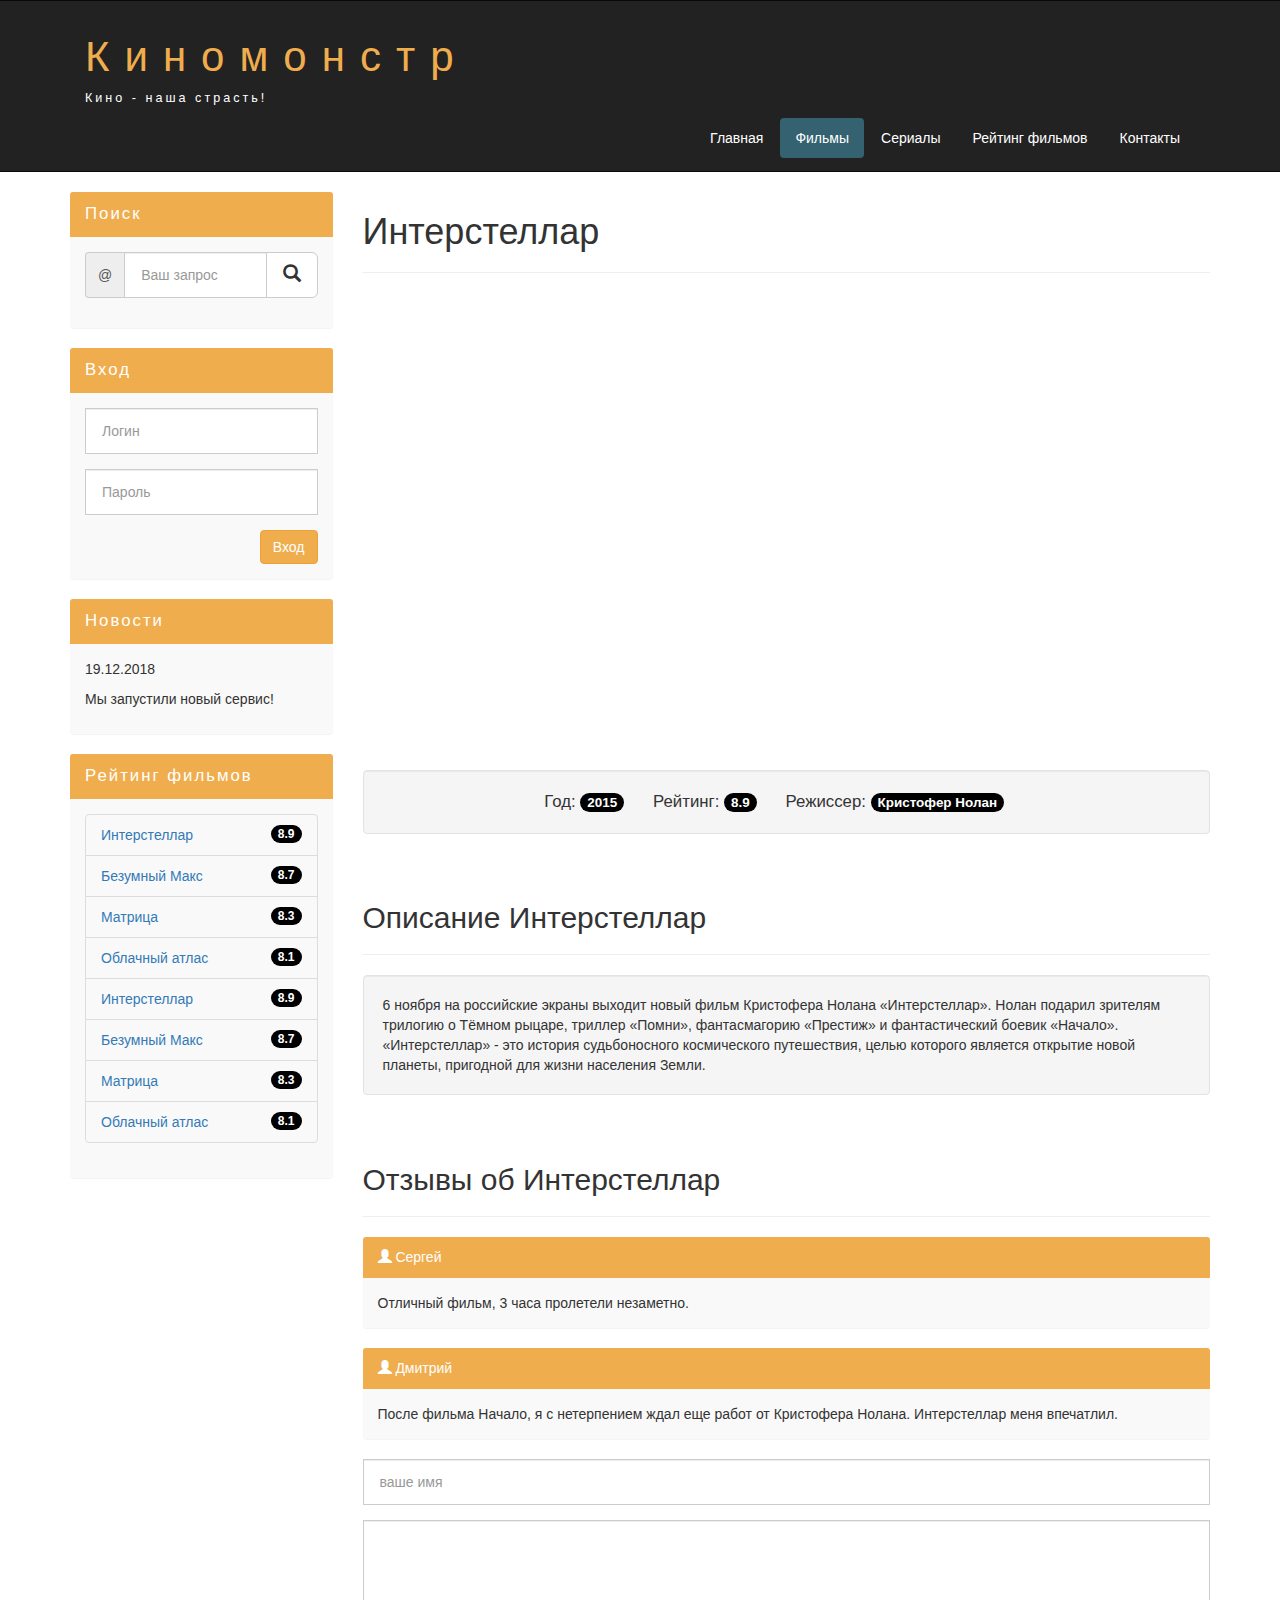
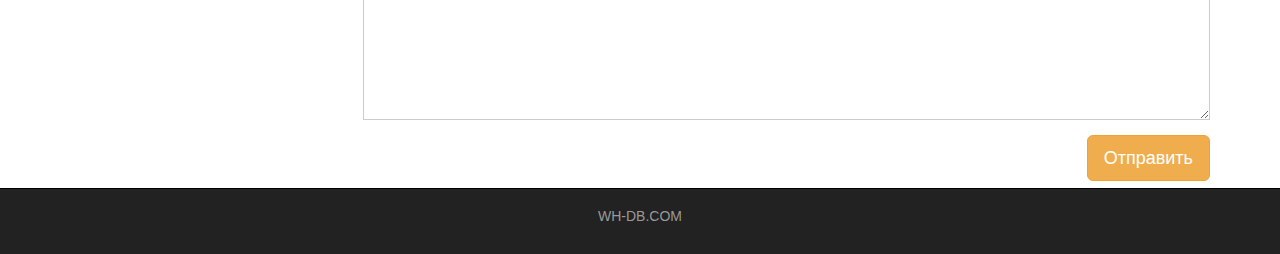
<file: kinomonster bootstrap/show.html>
<!DOCTYPE html>
    <html lang="ru">
    <head>
      <meta charset="utf-8">
      <meta http-equiv="X-UA-Compatible" content="IE=edge">
      <meta name="viewport" content="width=device-width, initial-scale=1">
      <!-- The above 3 meta tags *must* come first in the head; any other head content must come *after* these tags -->
      <title>Киномонстр Bootstrap</title>

      <!-- Bootstrap -->
      <link href="assets/css/bootstrap.min.css" rel="stylesheet">

      <!--Main style-->
      <link href="assets/css/style.css" rel="stylesheet">

      <!-- HTML5 shim and Respond.js for IE8 support of HTML5 elements and media queries -->
      <!-- WARNING: Respond.js doesn't work if you view the page via file:// -->
        <!--[if lt IE 9]>
          <script src="https://oss.maxcdn.com/html5shiv/3.7.3/html5shiv.min.js"></script>
          <script src="https://oss.maxcdn.com/respond/1.4.2/respond.min.js"></script>
        <![endif]-->
      </head>
      <body>
        
        <div class="cantainer-fluid">
          <div class="row"> 
            <nav role="navigation" class="navbar navbar-inverse">
              <div class="container">
                <div class="navbar-header header">
                  <div class="container">
                    <div class="row">
                      <div class="col-lg-12">
                        <h1><a href="#">Киномонстр</a></h1>
                        <p>Кино - наша страсть!</p>
                      </div>
                    </div>
                  </div>
                  <button type="button" data-target="#navbarCollapse" data-toggle="collapse" class="navbar-toggle">
                    
                   <span class="sr-only">Toggle navigation</span>
                   <span class="icon-bar"></span>
                   <span class="icon-bar"></span>
                   <span class="icon-bar"></span> 

                 </button>
               </div>
               <div id="navbarCollapse" class="collapse navbar-collapse navbar-right">
                <ul class="nav nav-pills">
                  <li><a href="index.html">Главная</a></li>
                  <li class="active"><a href="films.html">Фильмы</a></li>
                  <li><a href="#">Сериалы</a></li>
                  <li><a href="rating.html">Рейтинг фильмов</a></li>
                  <li><a href="contact.html">Контакты</a></li>
                </ul>
              </div>
            </div>
          </nav>
        </div>
      </div>

      <div class="wrapper">
        
        <div class="container">
          <div class="row">
            <div class="col-lg-9 col-lg-push-3">

              <form role="search" class="visible-xs">
                      <div class="form-group">
                        <div class="input-group">
                          <input type="search" class="form-control input-lg" placeholder="Ваш запрос">
                          <div class="input-group-btn">
                          <button class="btn btn-default btn-lg" type="submit"><i class="glyphicon glyphicon-search"></i></button>
                          </div>
                        </div>                        
                      </div>
                    </form>

                    <h1>Интерстеллар</h1>
                    <hr>
                    <div class="embed-responsive embed-responsive-16by9">
                      <iframe class="embed-responsive-item" src="https://www.youtube.com/embed/6ybBuTETr3U" frameborder="0" allow="accelerometer; autoplay; encrypted-media; gyroscope; picture-in-picture" allowfullscreen></iframe>                       
                    </div>
                    <div class="well info-block text-center">
                      Год: <span class="badge">2015</span>
                      Рейтинг: <span class="badge">8.9</span>
                      Режиссер: <span class="badge">Кристофер Нолан</span>
                    </div>

                    <div class="margin-8"></div>
                    <h2>Описание Интерстеллар</h2>
                    <hr>

                    <div class="well">
                       6 ноября на российские экраны выходит новый фильм Кристофера Нолана «Интерстеллар». Нолан подарил зрителям трилогию о Тёмном рыцаре, триллер «Помни», фантасмагорию «Престиж» и фантастический боевик «Начало». «Интерстеллар» - это история судьбоносного космического путешествия, целью которого является открытие новой планеты, пригодной для жизни населения Земли.
                    </div>
                    <div class="margin-8"></div>

                    <h2>Отзывы об Интерстеллар</h2>
                    <hr>

                    <div class="panel panel-info">
                        <div class="panel-heading"><i class="glyphicon glyphicon-user"></i><span> Сергей</span></div>
                        <div class="panel-body">
                            Отличный фильм, 3 часа пролетели незаметно.
                        </div>
                      </div>
                      <div class="panel panel-info">
                        <div class="panel-heading"><i class="glyphicon glyphicon-user"></i><span> Дмитрий</span></div>
                        <div class="panel-body">
                            После фильма Начало, я с нетерпением ждал еще работ от Кристофера Нолана. Интерстеллар меня впечатлил.
                        </div>
                      </div>

                      
                      <form>
                        <div class="form-group">
                        <input type="text" placeholder="ваше имя" class="form-control input-lg">
                      </div>
                       <div class="form-group">
                        <textarea class="form-control"></textarea>
                      </div>
                      <button class="btn btn-lg btn-warning pull-right">Отправить</button>
                      </form>
                      <div class="margin-8 clear"></div>


              
              

            </div>



            <div class="col-lg-3 col-lg-pull-9">   

              <div class="panel panel-info hidden-xs">
               <div class="panel-heading"><div class="sidebar-header">Поиск</div></div>
                  <div class="panel-body">
                    <form role="search">
                      <div class="form-group">
                        <div class="input-group">
                          <span class="input-group-addon">@</span>
                          <input type="search" class="form-control input-lg" placeholder="Ваш запрос">
                          <div class="input-group-btn">
                          <button class="btn btn-default btn-lg" type="submit"><i class="glyphicon glyphicon-search"></i></button>
                          </div>
                        </div>                        
                      </div>
                    </form>
                  </div>
                </div>

                <div class="panel panel-info">
               <div class="panel-heading"><div class="sidebar-header">Вход</div></div>
                  <div class="panel-body">
                    <form role="form">
                      <div class="form-group">
                        <input type="text" class="form-control input-lg" placeholder="Логин">
                      </div>
                      <div class="form-group">
                        <input type="password" class="form-control input-lg" placeholder="Пароль">
                      </div>
                      <button type="submit" class="btn btn-warning pull-right">Вход</button>

                    </form>

                    </div>
                    </div>

                    <div class="panel panel-info">
               <div class="panel-heading"><div class="sidebar-header">Новости</div></div>
                  <div class="panel-body">
                   
                   <p>19.12.2018</p>
                   <p>Мы запустили новый сервис!</p>

                    </div>
                    </div>



                     <div class="panel panel-info">
               <div class="panel-heading"><div class="sidebar-header">Рейтинг фильмов</div></div>
                  <div class="panel-body">
                   <ul class="list-group">
                     <li class="list-group-item list-group-warning">
                       <span class="badge">8.9</span>
                       <a href="#">Интерстеллар</a>
                     </li>

                     <li class="list-group-item list-group-warning">
                       <span class="badge">8.7</span>
                       <a href="#">Безумный Макс</a>
                     </li>

                     <li class="list-group-item list-group-warning">
                       <span class="badge">8.3</span>
                       <a href="#">Матрица</a>
                     </li>
                     <li class="list-group-item list-group-warning">
                       <span class="badge">8.1</span>
                       <a href="#">Облачный атлас</a>
                     </li>
                     <li class="list-group-item list-group-warning">
                       <span class="badge">8.9</span>
                       <a href="#">Интерстеллар</a>
                     </li>

                     <li class="list-group-item list-group-warning">
                       <span class="badge">8.7</span>
                       <a href="#">Безумный Макс</a>
                     </li>

                     <li class="list-group-item list-group-warning">
                       <span class="badge">8.3</span>
                       <a href="#">Матрица</a>
                     </li>
                     <li class="list-group-item list-group-warning">
                       <span class="badge">8.1</span>
                       <a href="#">Облачный атлас</a>
                     </li>
                     
                   </ul>





              </div>


            </div>
          </div>
        </div>
        <div class="clear"></div>

      </div>

      <footer>
        <div class="container">
          <p class="text-center"><a href="http://ru.wh-db.com">WH-DB.COM</a></p>
        </div>
      </footer>

      <!-- jQuery (necessary for Bootstrap's JavaScript plugins) -->
      <script src="https://ajax.googleapis.com/ajax/libs/jquery/1.12.4/jquery.min.js"></script>
      <!-- Include all compiled plugins (below), or include individual files as needed -->
      <script src="assets/js/bootstrap.min.js"></script>
    </body>
    </html>
</file>
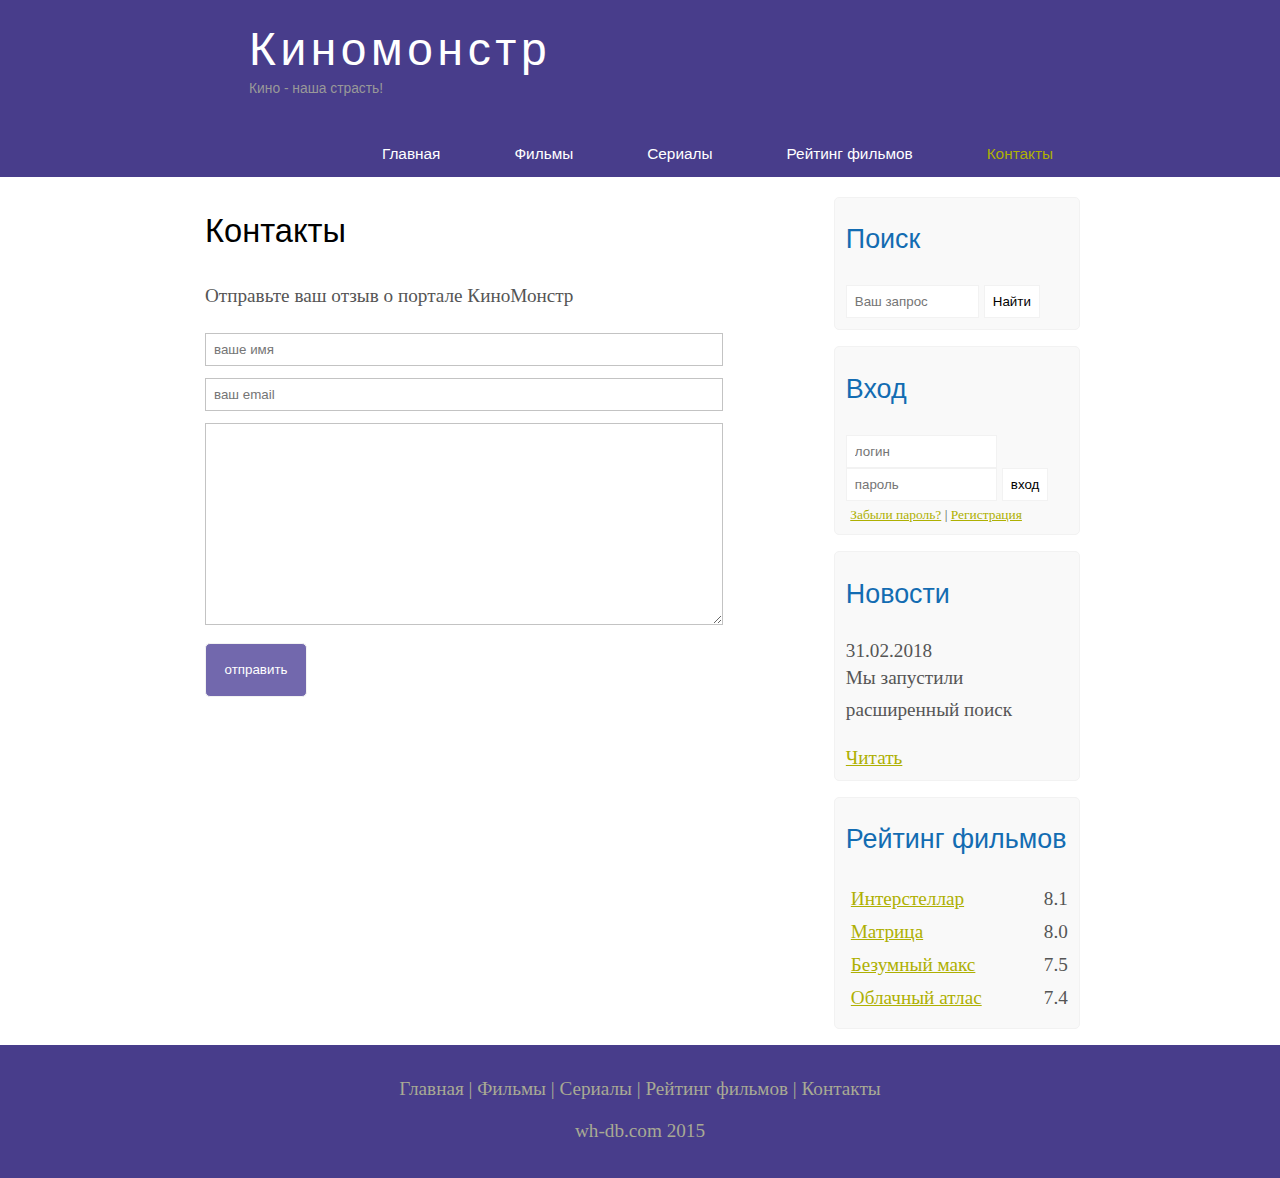
<file: kinomonster/contact.html>
<!doctype html>
<html lang="en">
<head>
	<meta charset="utf-8">
	<meta name="viewport" content="width=device-width, initial-scale=1.0">
	<title>Document</title>
	<meta name="description" content="Киномонстр - это портал о кино"/>
	<meta name="keywords" content="фильмы, фильмы онлайн, hd"/>
	<link rel="stylesheet" type="text/css" href="assets/css/style.css">
</head>
<body>
	<div class="main">
		<div class="header">
			<div class="logo">
				<div class="logo_text">
					<h1><a href="/">Киномонстр</a></h1>
					<h2>Кино - наша страсть!</h2>
				</div>	
			</div>
			<div class="menubar">
				<ul class="menu">
					<li><a href="index.html">Главная</a></li>
					<li><a href="films.html">Фильмы</a></li>
					<li><a href="#">Сериалы</a></li>
					<li><a href="rating.html">Рейтинг фильмов</a></li>
					<li class="selected"><a href="contact.html">Контакты</a></li>
				</ul>
			</div>

		</div>
		<div class="site_content">
			<div class="sidebar_container">
				<div class="sidebar">
					
					<h2>Поиск</h2>
					<form method="post" action="#" id="search_form">
						<input type="search" name="search_field" placeholder="Ваш запрос" />
						<input type="submit" class="btn" value="Найти" />
					</form>
				</div>
				<div class="sidebar">
					<h2>Вход</h2>
					<form method="post" action="#" id="login">
						<input type="text" name="login_field" placeholder="логин" />
						<input type="password" name="password_field" placeholder="пароль" />
						<input type="submit" class="btn" value="вход" />
						<div class="lables_passreg_text">
							<span><a href="#">Забыли пароль?</a></span> | <span><a href="#">Регистрация</a></span>
						</div>

					</form>
				</div>
				<div class="sidebar">
					<h2>Новости</h2>
					<span>31.02.2018</span>
					<p>Мы запустили расширенный поиск</p>
					<a href="#">Читать</a>
				</div>
				<div class="sidebar">
					<h2>Рейтинг фильмов</h2>
					<ul>
						<li><a href="#">Интерстеллар</a><span class="rating_sidebar">8.1</span></li>
						<li><a href="#">Матрица</a><span class="rating_sidebar">8.0</span></li>
						<li><a href="#">Безумный макс</a><span class="rating_sidebar">7.5</span></li>
						<li><a href="#">Облачный атлас</a><span class="rating_sidebar">7.4</span></li>
					</ul>
				</div>
			</div>
			<div class="content">
				
				<h1>Контакты</h1>
				<p>Отправьте ваш отзыв о портале КиноМонстр</p>
	
				<div class="send send_contact">	
					<form method="post" action="#" id="contact">
						<input type="text" name="review_name" placeholder="ваше имя">
						<input type="text" name="review_email" placeholder="ваш email">
						<textarea name="review_text"></textarea>
						<input type="submit" class="btn" value="отправить">
					</form>
				</div>


				



			</div>
		</div>

		<div class="footer">
			<p>
			    <a href="index.html">Главная</a> |
				<a href="films.html">Фильмы</a> |
				<a href="#">Сериалы</a> |
				<a href="rating.html">Рейтинг фильмов</a> |
				<a href="contact.html">Контакты</a> 
			 </p>
			 <p>wh-db.com 2015</p>
		</div>


	</div>
</body>
</html>
</file>
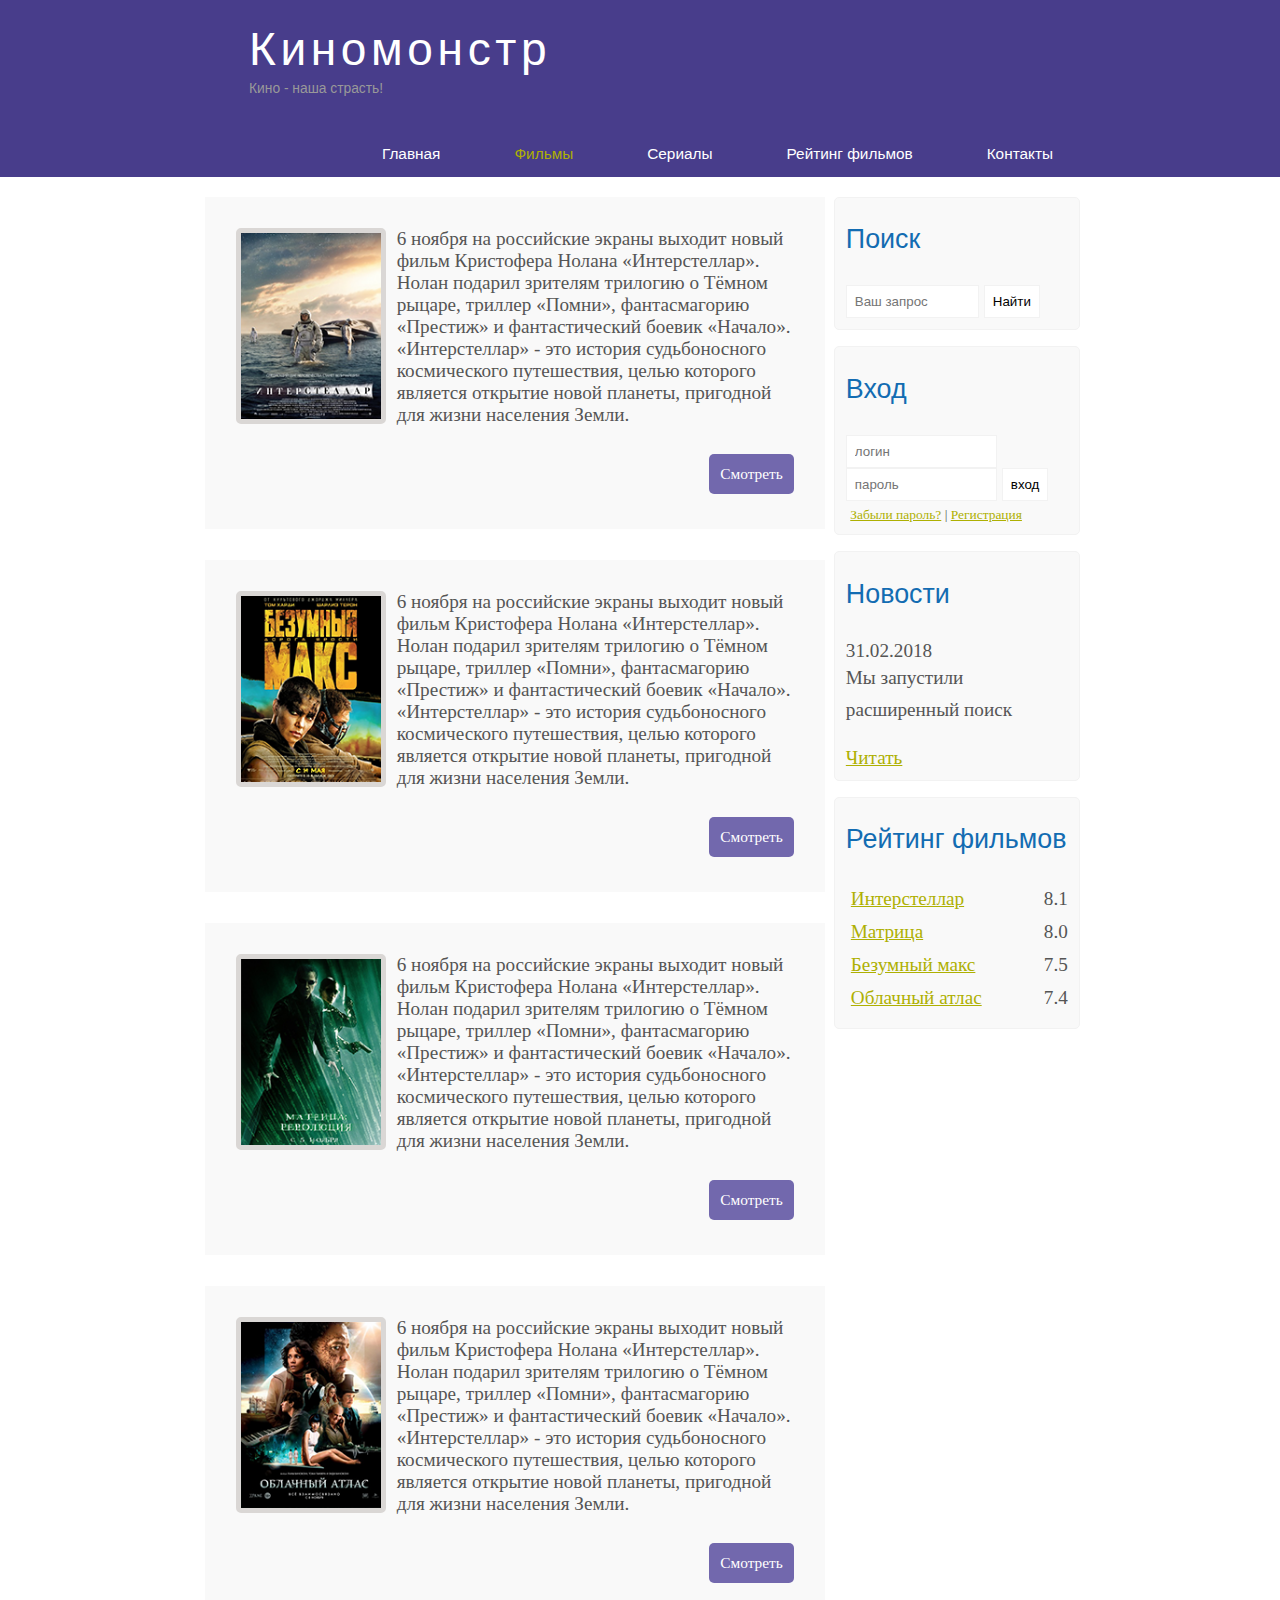
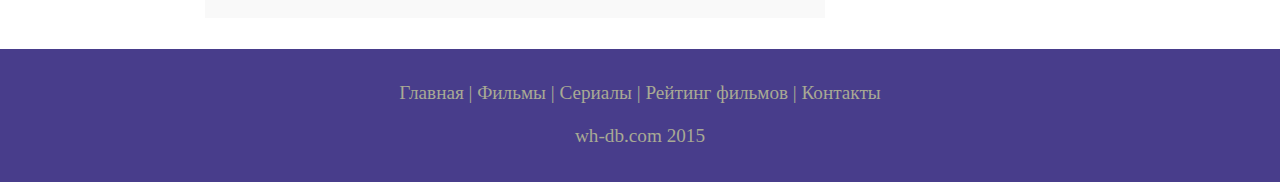
<file: kinomonster/films.html>
<!doctype html>
<html lang="en">
<head>
	<meta charset="utf-8">
	<meta name="viewport" content="width=device-width, initial-scale=1.0">
	<title>Document</title>
	<meta name="description" content="Киномонстр - это портал о кино"/>
	<meta name="keywords" content="фильмы, фильмы онлайн, hd"/>
	<link rel="stylesheet" type="text/css" href="assets/css/style.css">
</head>
<body>
	<div class="main">
		<div class="header">
			<div class="logo">
				<div class="logo_text">
					<h1><a href="/">Киномонстр</a></h1>
					<h2>Кино - наша страсть!</h2>
				</div>	
			</div>
			<div class="menubar">
				<ul class="menu">
					<li><a href="index.html">Главная</a></li>
					<li class="selected"><a href="films.html">Фильмы</a></li>
					<li><a href="#">Сериалы</a></li>
					<li><a href="rating.html">Рейтинг фильмов</a></li>
					<li><a href="contact.html">Контакты</a></li>
				</ul>
			</div>

		</div>
		<div class="site_content">
			<div class="sidebar_container">
				<div class="sidebar">
					
					<h2>Поиск</h2>
					<form method="post" action="#" id="search_form">
						<input type="search" name="search_field" placeholder="Ваш запрос" />
						<input type="submit" class="btn" value="Найти" />
					</form>
				</div>
				<div class="sidebar">
					<h2>Вход</h2>
					<form method="post" action="#" id="login">
						<input type="text" name="login_field" placeholder="логин" />
						<input type="password" name="password_field" placeholder="пароль" />
						<input type="submit" class="btn" value="вход" />
						<div class="lables_passreg_text">
							<span><a href="#">Забыли пароль?</a></span> | <span><a href="#">Регистрация</a></span>
						</div>

					</form>
				</div>
				<div class="sidebar">
					<h2>Новости</h2>
					<span>31.02.2018</span>
					<p>Мы запустили расширенный поиск</p>
					<a href="#">Читать</a>
				</div>
				<div class="sidebar">
					<h2>Рейтинг фильмов</h2>
					<ul>
						<li><a href="#">Интерстеллар</a><span class="rating_sidebar">8.1</span></li>
						<li><a href="#">Матрица</a><span class="rating_sidebar">8.0</span></li>
						<li><a href="#">Безумный макс</a><span class="rating_sidebar">7.5</span></li>
						<li><a href="#">Облачный атлас</a><span class="rating_sidebar">7.4</span></li>
					</ul>
				</div>
			</div>
			<div class="content">
				
				<div class="info_film">
					<img src="assets/img/inter.png">
					6 ноября на российские экраны выходит новый фильм Кристофера Нолана «Интерстеллар». Нолан подарил зрителям трилогию о Тёмном рыцаре, триллер «Помни», фантасмагорию «Престиж» и фантастический боевик «Начало». «Интерстеллар» - это история судьбоносного космического путешествия, целью которого является открытие новой планеты, пригодной для жизни населения Земли.
					<div class="button"><a href="show.html">Смотреть</a></div>
				</div>
				<div class="info_film">
					<img src="assets/img/max.png">
					6 ноября на российские экраны выходит новый фильм Кристофера Нолана «Интерстеллар». Нолан подарил зрителям трилогию о Тёмном рыцаре, триллер «Помни», фантасмагорию «Престиж» и фантастический боевик «Начало». «Интерстеллар» - это история судьбоносного космического путешествия, целью которого является открытие новой планеты, пригодной для жизни населения Земли.
					<div class="button"><a href="#">Смотреть</a></div>
				</div>
				<div class="info_film">
					<img src="assets/img/matrix.png">
					6 ноября на российские экраны выходит новый фильм Кристофера Нолана «Интерстеллар». Нолан подарил зрителям трилогию о Тёмном рыцаре, триллер «Помни», фантасмагорию «Престиж» и фантастический боевик «Начало». «Интерстеллар» - это история судьбоносного космического путешествия, целью которого является открытие новой планеты, пригодной для жизни населения Земли.
					<div class="button"><a href="#">Смотреть</a></div>
				</div>
				<div class="info_film">
					<img src="assets/img/cloud.png">
					6 ноября на российские экраны выходит новый фильм Кристофера Нолана «Интерстеллар». Нолан подарил зрителям трилогию о Тёмном рыцаре, триллер «Помни», фантасмагорию «Престиж» и фантастический боевик «Начало». «Интерстеллар» - это история судьбоносного космического путешествия, целью которого является открытие новой планеты, пригодной для жизни населения Земли.
					<div class="button"><a href="#">Смотреть</a></div>
				</div>





				



			</div>
		</div>

		<div class="footer">
			<p>
				<a href="index.html">Главная</a> |
				<a href="films.html">Фильмы</a> |
				<a href="#">Сериалы</a> |
				<a href="rating.html">Рейтинг фильмов</a> |
				<a href="contact.html">Контакты</a>  
			 </p>
			 <p>wh-db.com 2015</p>
		</div>


	</div>
</body>
</html>
</file>
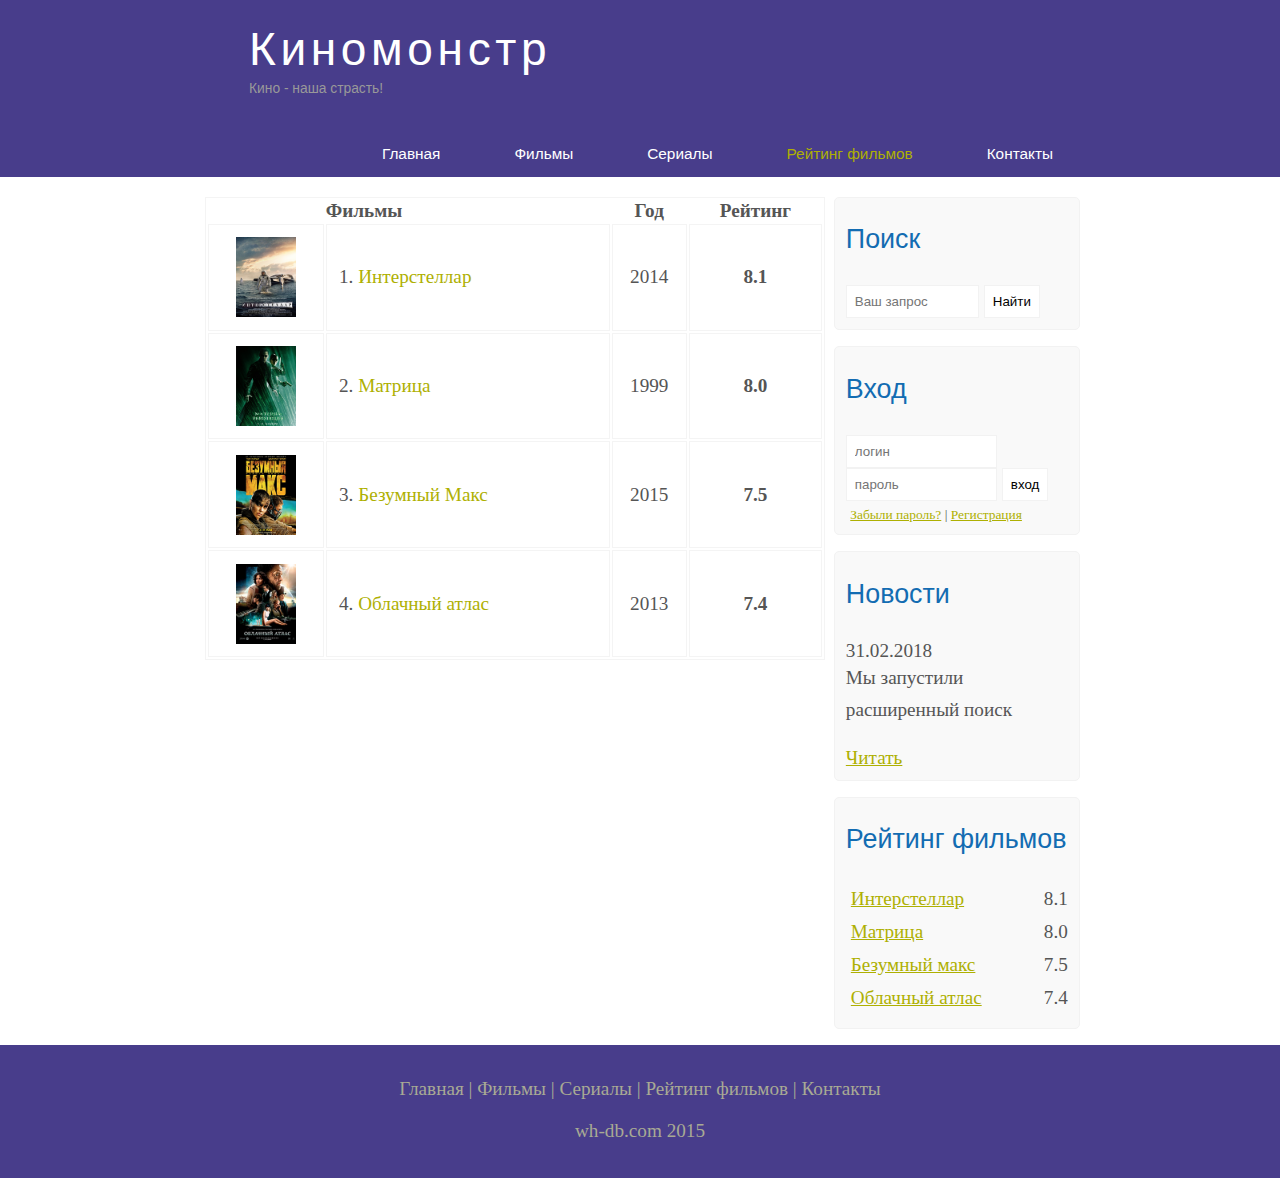
<file: kinomonster/rating.html>
<!doctype html>
<html lang="en">
<head>
	<meta charset="utf-8">
	<meta name="viewport" content="width=device-width, initial-scale=1.0">
	<title>Document</title>
	<meta name="description" content="Киномонстр - это портал о кино"/>
	<meta name="keywords" content="фильмы, фильмы онлайн, hd"/>
	<link rel="stylesheet" type="text/css" href="assets/css/style.css">
</head>
<body>
	<div class="main">
		<div class="header">
			<div class="logo">
				<div class="logo_text">
					<h1><a href="/">Киномонстр</a></h1>
					<h2>Кино - наша страсть!</h2>
				</div>	
			</div>
			<div class="menubar">
				<ul class="menu">
					<li><a href="index.html">Главная</a></li>
					<li><a href="films.html">Фильмы</a></li>
					<li><a href="#">Сериалы</a></li>
					<li class="selected"><a href="rating.html">Рейтинг фильмов</a></li>
					<li><a href="contact.html">Контакты</a></li>
				</ul>
			</div>

		</div>
		<div class="site_content">
			<div class="sidebar_container">
				<div class="sidebar">
					
					<h2>Поиск</h2>
					<form method="post" action="#" id="search_form">
						<input type="search" name="search_field" placeholder="Ваш запрос" />
						<input type="submit" class="btn" value="Найти" />
					</form>
				</div>
				<div class="sidebar">
					<h2>Вход</h2>
					<form method="post" action="#" id="login">
						<input type="text" name="login_field" placeholder="логин" />
						<input type="password" name="password_field" placeholder="пароль" />
						<input type="submit" class="btn" value="вход" />
						<div class="lables_passreg_text">
							<span><a href="#">Забыли пароль?</a></span> | <span><a href="#">Регистрация</a></span>
						</div>

					</form>
				</div>
				<div class="sidebar">
					<h2>Новости</h2>
					<span>31.02.2018</span>
					<p>Мы запустили расширенный поиск</p>
					<a href="#">Читать</a>
				</div>
				<div class="sidebar">
					<h2>Рейтинг фильмов</h2>
					<ul>
						<li><a href="#">Интерстеллар</a><span class="rating_sidebar">8.1</span></li>
						<li><a href="#">Матрица</a><span class="rating_sidebar">8.0</span></li>
						<li><a href="#">Безумный макс</a><span class="rating_sidebar">7.5</span></li>
						<li><a href="#">Облачный атлас</a><span class="rating_sidebar">7.4</span></li>
					</ul>
				</div>
			</div>
			<div class="content">

				<table>

					<tr>						
                       <th></th>
                       <th>Фильмы</th>
                       <th class="center">Год</th>
                       <th class="center">Рейтинг</th>
					</tr>
					<tr>
						<td class="center"><img src="assets/img/inter.png"></td>
						<td>1. <a href="show.html">Интерстеллар</a></td>
						<td class="center">2014</td>
						<td class="center rating">8.1</td>
					</tr>
					<tr>
					<td class="center"><img src="assets/img/matrix.png"></td>
						<td>2. <a href="show.html">Матрица</a></td>
						<td class="center">1999</td>
						<td class="center rating">8.0</td>
					</tr>
					<tr>
						<td class="center"><img src="assets/img/max.png"></td>
						<td>3. <a href="show.html">Безумный Макс</a></td>
						<td class="center">2015</td>
						<td class="center rating">7.5</td>
					</tr>
					<tr>
						<td class="center"><img src="assets/img/cloud.png"></td>
						<td>4. <a href="show.html">Облачный атлас</a></td>
						<td class="center">2013</td>
						<td class="center rating">7.4</td>
					</tr>					
				</table>
		


				



			</div>
		</div>

		<div class="footer">
			<p>
				<a href="index.html">Главная</a> |
				<a href="films.html">Фильмы</a> |
				<a href="#">Сериалы</a> |
				<a href="rating.html">Рейтинг фильмов</a> |
				<a href="contact.html">Контакты</a> 
			 </p>
			 <p>wh-db.com 2015</p>
		</div>


	</div>
</body>
</html>
</file>
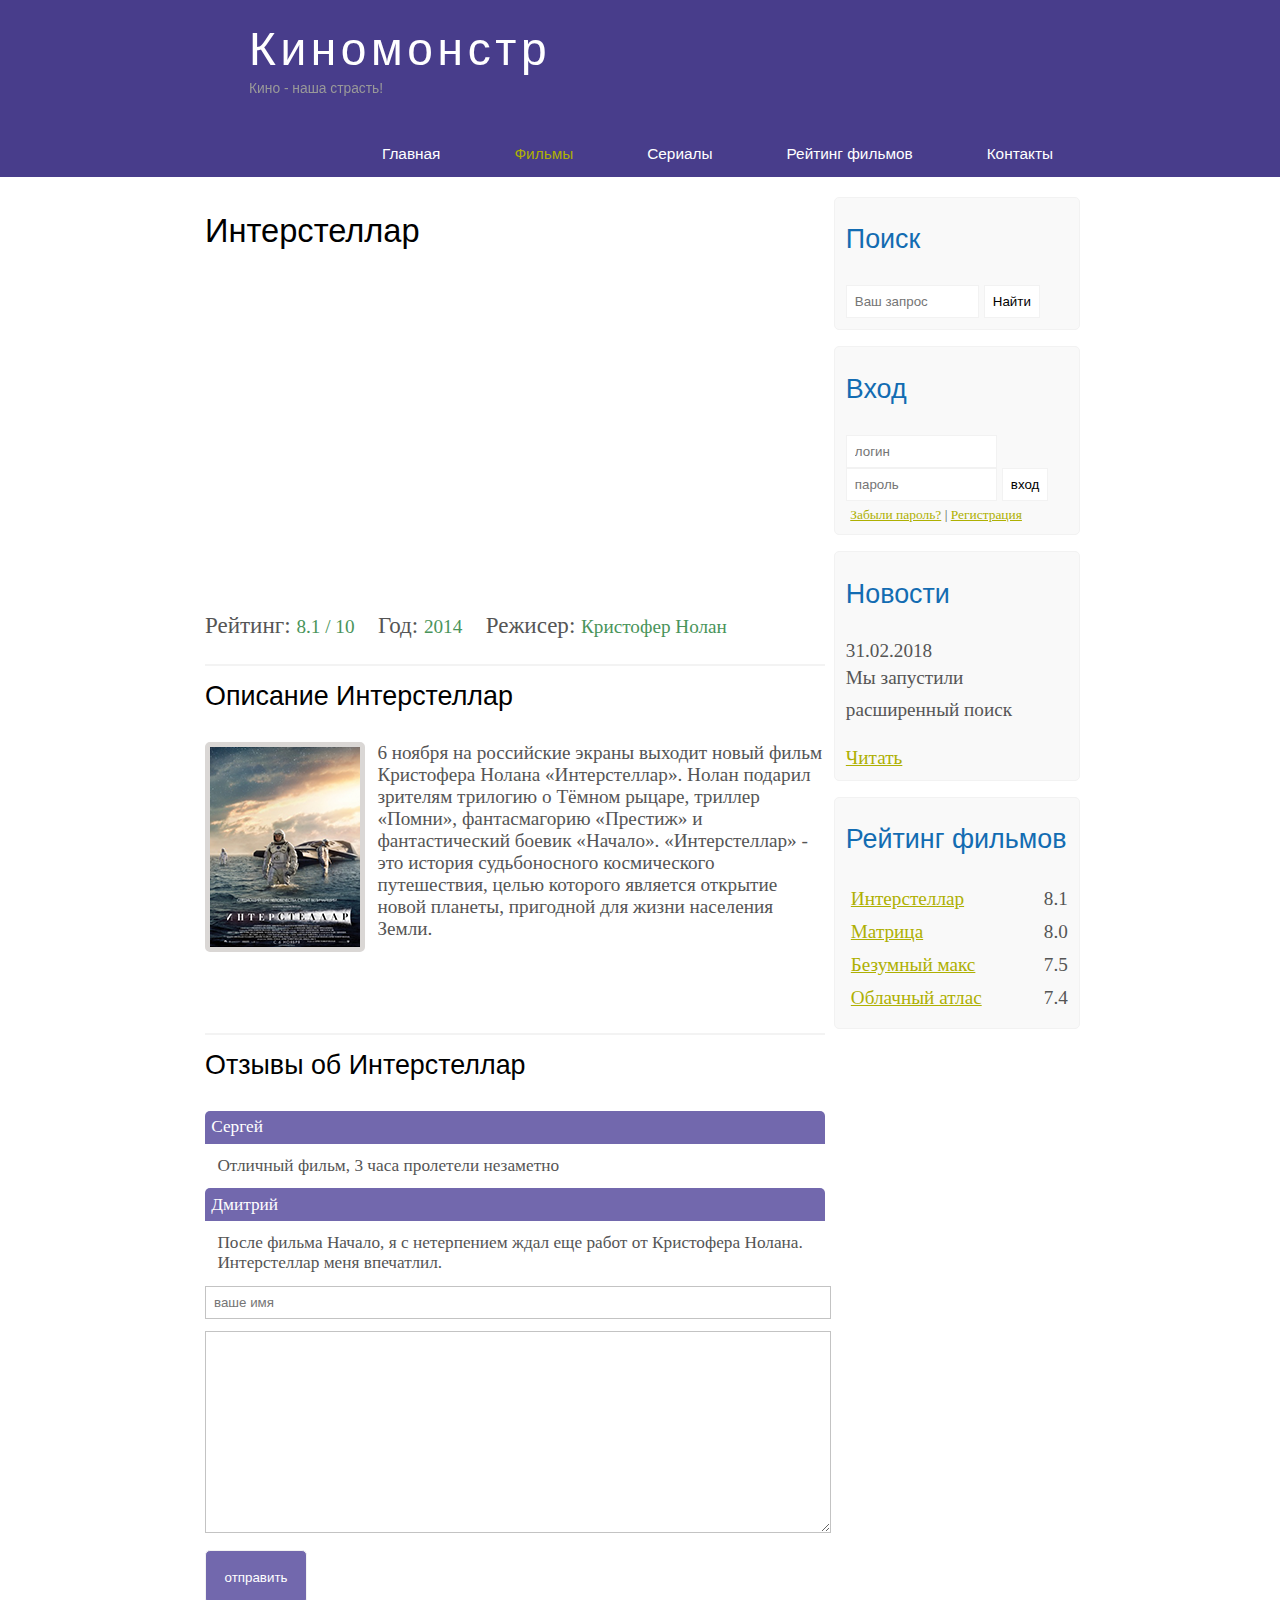
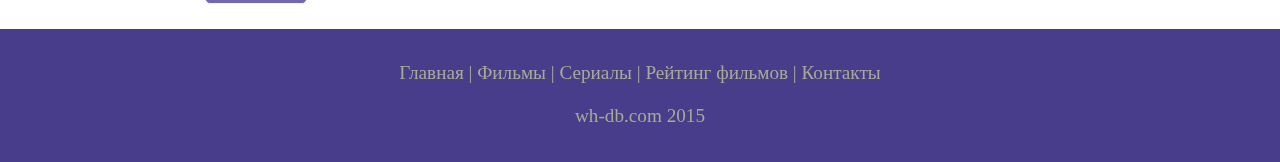
<file: kinomonster/show.html>
<!doctype html>
<html lang="en">
<head>
	<meta charset="utf-8">
	<meta name="viewport" content="width=device-width, initial-scale=1.0">
	<title>Document</title>
	<meta name="description" content="Киномонстр - это портал о кино"/>
	<meta name="keywords" content="фильмы, фильмы онлайн, hd"/>
	<link rel="stylesheet" type="text/css" href="assets/css/style.css">
</head>
<body>
	<div class="main">
		<div class="header">
			<div class="logo">
				<div class="logo_text">
					<h1><a href="/">Киномонстр</a></h1>
					<h2>Кино - наша страсть!</h2>
				</div>	
			</div>
			<div class="menubar">
				<ul class="menu">
					<li><a href="index.html">Главная</a></li>
					<li class="selected"><a href="films.html">Фильмы</a></li>
					<li><a href="#">Сериалы</a></li>
					<li><a href="rating.html">Рейтинг фильмов</a></li>
					<li><a href="contact.html">Контакты</a></li>
				</ul>
			</div>

		</div>
		<div class="site_content">
			<div class="sidebar_container">
				<div class="sidebar">
					
					<h2>Поиск</h2>
					<form method="post" action="#" id="search_form">
						<input type="search" name="search_field" placeholder="Ваш запрос" />
						<input type="submit" class="btn" value="Найти" />
					</form>
				</div>
				<div class="sidebar">
					<h2>Вход</h2>
					<form method="post" action="#" id="login">
						<input type="text" name="login_field" placeholder="логин" />
						<input type="password" name="password_field" placeholder="пароль" />
						<input type="submit" class="btn" value="вход" />
						<div class="lables_passreg_text">
							<span><a href="#">Забыли пароль?</a></span> | <span><a href="#">Регистрация</a></span>
						</div>

					</form>
				</div>
				<div class="sidebar">
					<h2>Новости</h2>
					<span>31.02.2018</span>
					<p>Мы запустили расширенный поиск</p>
					<a href="#">Читать</a>
				</div>
				<div class="sidebar">
					<h2>Рейтинг фильмов</h2>
					<ul>
						<li><a href="#">Интерстеллар</a><span class="rating_sidebar">8.1</span></li>
						<li><a href="#">Матрица</a><span class="rating_sidebar">8.0</span></li>
						<li><a href="#">Безумный макс</a><span class="rating_sidebar">7.5</span></li>
						<li><a href="#">Облачный атлас</a><span class="rating_sidebar">7.4</span></li>
					</ul>
				</div>
			</div>
			
				<div class="content">
					<h1>Интерстеллар</h1>
					<iframe width="560" height="315" src="https://www.youtube.com/embed/6ybBuTETr3U" frameborder="0" allow="accelerometer; autoplay; encrypted-media; gyroscope; picture-in-picture" allowfullscreen></iframe>
					<div class="info_film_page">
						<span class="label">Рейтинг: </span><span class="value">8.1 / 10</span>
						<span class="label">Год: </span><span class="value">2014</span>
						<span class="label">Режисер: </span><span class="value">Кристофер Нолан</span>
					</div>
					<hr>

					<h2>Описание Интерстеллар</h2>
					<div class="description_film">
						<img src="assets/img/inter.png">
						6 ноября на российские экраны выходит новый фильм Кристофера Нолана «Интерстеллар». Нолан подарил зрителям трилогию о Тёмном рыцаре, триллер «Помни», фантасмагорию «Престиж» и фантастический боевик «Начало». «Интерстеллар» - это история судьбоносного космического путешествия, целью которого является открытие новой планеты, пригодной для жизни населения Земли.
					</div>
					<hr>
					<h2>Отзывы об Интерстеллар</h2>
					<div class="reviews">
						<div class="review_name">
							Сергей
						</div>
						<div class="review_text">
							Отличный фильм, 3 часа пролетели незаметно
						</div>
						<div class="review_name">
							Дмитрий
						</div>
						<div class="review_text">
							После фильма Начало, я с нетерпением ждал еще работ от Кристофера Нолана. Интерстеллар меня впечатлил.
						</div>
					
					<div class="send">
						<form method="post" action="#" id="review">
						<input type="text" name="review_name" placeholder="ваше имя">
						<textarea name="review_text"></textarea>
						<input class="btn" type="submit" value="отправить">
					</form>
					</div>
					 </div>
					</div>
					</div>

		</div>

		<div class="footer">
			<p>
				<a href="index.html">Главная</a> |
				<a href="films.html">Фильмы</a> |
				<a href="#">Сериалы</a> |
				<a href="rating.html">Рейтинг фильмов</a> |
				<a href="contact.html">Контакты</a> 
			 </p>
			 <p>wh-db.com 2015</p>
		</div>


	</div>
</body>
</html>
</file>
<file: kinomonster bootstrap/assets/css/style.css>
.header a, a:hover {
	color: #f0ad4e;
	text-decoration: none;
}

.header h1 {
	letter-spacing: 15px;
	font-size: 300%;
}

.header p {
	color: white !important;
	font-size: 90%;
	letter-spacing: 3px;
}


.nav-pills>li.active>a, .nav-pills>li.active>a:focus, .nav-pills>li.active>a:hover {
    color: #fff;
    background-color: #346270;    
}

.nav-pills>li>a {
	color: #fff;
}

.nav-pills>li>a:hover {
	background-color: #346270; 
}

.navbar-inverse {
    padding: 1%;
    border-radius: 0px;
}    

@media (max-width: 767px) {
	.nav-pills>li {
		float: none;
	}
	
	.nav-pills {
		text-align: center;
	}

	.header h1 {
		letter-spacing: 5px;
		font-size: 280%;

	}

	.header {
		text-align: center;
	}

}

.clear {
	clear: both;
	width: 63px;
}

.wrapper {
	min-height: 100%;
}

html, body {
	height: 100%;
}

.films_block {
	text-align: center;	
}

.films_block img {
	margin-bottom: 5%;
	border-radius: 5px;
	border: solid 5px #dad7d5;
	width: 100%;
}

.film_label {
	padding: 2%;
	margin-bottom: 4%;
}

.margin-8{
	margin-top: 8%;
}

.panel{
	border:none;
}

.panel-body{
	background-color: #f9f9f9;
}

.panel-info>.panel-heading{
	background-color: #f0ad4e;
	color: white;
	border-color: transparent;
}

.sidebar-header{
	font-size: 120%;
	letter-spacing: 2px;
}

.form-control {
	font-size: 14px;
	border-radius: 0px;
}

.input-lg {
	font-size: 14px;
}

.list-group-warning {
	color: #8a6d3b;
	background-color: #f9f9f9;
}

.badge {
	background-color: #000000;
}

.info-block {
	font-size: 120%;
}

.info-block .badge {
	font-size: 80%;	
}

.info-block span {
	margin-right: 3%;
}

textarea.form-control{
	height: 200px;
}

.table tbody>tr>td.vert-align{
	vertical-align: middle;
}



footer {
    color: #666;
    background-color: #222;
    padding: 17px 0 18px 0;
    border-top: 1px solid #000; 
}

footer a {
	color: #999;
}

footer a:hover {
	color: #efefef;
}
</file>
<file: kinomonster/assets/css/style.css>
* {
	margin: 0;
	padding: 0;
}

body {
	font-size: 1.2em;
	background-color: #fff;
	color: #555;
}

p {
	padding: 0 0 20px 0;
	line-height: 1.7em;
}

input[type="text"], input[type="password"], input[type="search"] {
	color: #5d5d5d;
	width: 60%;
	padding: 8px;
}

input, textarea {
	outline: none;
	border: none;
	border: solid 1px #f2f2f2;
}

h1, h2 {
	font:normal 170% 'century gothic', arial;
	margin: 0 0 15px 0;
	padding: 15px 0 15px 0;
	color: #000;
}

h2 {
	font-size: 140%;
}

a, a:hover {
	outline: none;
	text-decoration: underline;
	color: #aeb002
}

ul {
	margin: 2px 0 22px 17px;
}

ul li {
	margin: 0 0 6px 0;
	padding: 0 0 4px 5px;
	line-height: 1.5em;
}

.header {
	background-color: darkslateblue;
	height: 177px;
	font-size: 0.8em;
	margin-left: 0px;
	margin-right: 0px;
	min-width: 900px;
}

.main, .logo, .menubar, .site_content, .footer {
	margin-left: auto;
	margin-right: auto;
}

.logo {
	width: 800px;
	padding-bottom: 40px;
}

.logo h1, .logo h2 {
	font:normal 300% 'century gothic', arial, sans-serif;
	margin: 0 0 0 9px;
}

.logo_text h1, .logo_text h1 a, .logo_text h1 a:hover {
	padding: 22px 0 0 0;
	color: #fff;
	letter-spacing: 0.1em;
	text-decoration: none;
}

.logo_text h2 {
	font-size: 0.9em;
	padding: 4px 0 0 0;
	color: #999;
}

.menubar {
	width: 900px;
	height: 46px;
}

ul.menu {
	float: right;
}

ul.menu li {
	float: left;
	padding: 0 0 0 9px;
	list-style: none;
	margin: 1px 2px 0 0;
}

ul.menu li a {
	font: normal 100% 'trebuchet ms', sans-serif;
	display: block;
	height: 20px;
	padding: 6px 35px 5px 28px;
	color: #fff;
	text-decoration: none;
}

ul.menu li.selected a {
	color: #aeb002;
}

ul.menu li a:hover {
	color: #e4ec04;
}

hr {
	border: solid 1px #f3f3f3;
}

.site_content {
	width: 880px;
	overflow: hidden;
	margin: 20px auto 0 auto;
	background-color: white;
}

.sidebar_container {
	float: right;
	width: 224px;
}

.sidebar {
	float: right;
	width: 222px;
	padding: 5%;
	margin: 0 0 16px 0;
	border: solid 1px #f2f2f2;
	border-radius: 5px;
	background-color: #f9f9f9;
}

.btn {
	padding: 8px;
	background-color: white;
	cursor: pointer;
}

.sidebar h2 {
	color: #136cb2
}

.lables_passreg_text {
	font-size: 0.7em;
	margin-top: 3%;
	margin-left: 2%;
}

.sidebar ul {
	margin: 0;
}

.sidebar ul li {
	list-style-type: none;
	margin: 0 0 0 0;
}

.sidebar .rating_sidebar {
	float: right;
}

.content {
	text-align: left;
	width: 620px;
	padding: 0 0 0 5px;
	float: left;
}

.content a {
	text-decoration: none;
}

.films_block  {
	margin-bottom: 5%;
}
.films_block img {
	border-radius: 5px;
	border: solid 5px #dad7d5;
	width: 22%;
}

.posts .posts_content {
	font-size: 0.8em;
}

.info_film_page {
	margin-top: 2%;
	margin-bottom: 4%;
}

.info_film_page .label{
	font-size: 1.2em;
}

.info_film_page .value {
	font-size: 1em;
	color: #49945a;
	margin-right: 3%;
}

.description_film {
	margin-bottom: 15%;
}

.description_film img {
	float: left;
	margin-right: 2%;
	border-radius: 5px;
	border: solid 5px #dad7d5;
}

.reviews {
	margin-bottom: 4%;
	font-size: 0.9em;

}
.reviews .review_name {
	background-color: #7268ad;
	color: white;
	padding: 1%;
	border-top-left-radius: 5px;
	border-top-right-radius: 5px;
}

.reviews .review_text {
	padding-top: 2%;
	padding-bottom: 2%;
	padding-left: 2%;
}

.send {
	margin-bottom: 4%;	
}

.send input[type="text"], textarea {
	border: solid 1px #c3c3c3;
	margin-bottom: 2%;
}

.send input[type="text"] {
	width: 98%;
}

.send textarea {
	width: 624px;
	height: 200px;
}

.send input[type="submit"] {
	background-color: #7268ad;
	padding: 3%;
	color: white;
	border-radius: 5px;
}

.send_contact input[type="text"] {
	width: 500px;
}

.send_contact textarea {
	width: 516px;
}

.info_film {
	margin-bottom: 5%;
	background-color: #f9f9f9;
	padding: 5%;
	height: 270px;
}

.info_film img {
	float: left;
	margin-right: 2%;
	border-radius: 5px;
	border: solid 5px #dad7d5;
	width: 25%
}

.button {
	background-color: #7268ad;
	padding: 2%;
	color: white;
	border-radius: 5px;
	float: right;
	margin-top: 5%;
	clear: both;
	font-size: 0.8em;
}

.button a {
	color: white;
}

table {
	width: 100%;
	border: solid 1px #f4f4f4;
}

td {
	padding: 2%;
	border: solid 1px #f4f4f4;
}

td img {
	width: 60px;
	vertical-align: middle;
}

.center {
	text-align: center;
}

.rating {
	font-weight: bold;
}

.footer {
	width: 100%;
	height: 100px;
	padding: 28px 0 5px 0;
	text-align: center;
	background-color: darkslateblue;
	color: #a8aa94;
	margin-left:  0px;
	margin-right: 0px;
	min-width: 900px;
}

.footer a {
	color: #a8aa94;
	text-decoration: none;
}

.footer a:hover {
	color: #fff;
	text-decoration: none;
}

.footer p {
	padding: 0 0 10px 0;
}

/* CSS Mobile*/

@media only screen
and (min-device-width: 320px)
and (max-device-width: 568px) {

	.header {
		background-color: #257965;
		min-width: 100%;
		height: 20%;
		text-align: center;
	}

	.logo {
		width: 100%;
	}

	.site_content {
		width: 100%;
	}

	.menubar {
		width: 100%;
		height: 100%;
	}

	.content {
		width: 100%;
		text-align: center;
	}

	.site_content {
		width: 100%;
		text-align: center;
	}

	.sidebar_container {
		display: none;
	}

	.footer {
		display: none;
	}

	ul.menu {
		float: none;
	}

	ul.menu li {
		margin: 0;
		padding: 0;
		float: none;
	}

	.logo h1 {
		font: normal 235% 'century gothic', arial, sans-serif;
	}

	.logo h2 {
		font: normal 100% 'century gothic', arial, sans-serif;
		color: white;
	}

	.content h1, h2 {
		font: normal 110% 'century gothic', arial;
	}

	.films_block img {
		width: 43%;
	}

	.posts_content p {
		line-height: 1.5em;
		font-size: 208%;
		padding: 3%;
		text-align: left;
	}

	.posts p {
		font-size: 120%;
	}

	/* films page */
	.info_film {
		float: none;
		height: 100%;
		margin-bottom: 3%;		
	}

	.info_film img {			
		width: 90%;	
		margin-bottom: 5%;	
	}

	.button {
		float: none;
	}

	/* rating page */
   table {
   	display: block;
   	}
   	th {
   		font-size: 72%;
   	}

   	td {
   		padding: 0;
   		margin: 0;
   		font-size: 95%;
   		text-align: left;
   	}

   	/* show page */

   	iframe {
   		width: 88%;
   		height: 100%;
   	}

    .description_film {
    	width: 90%;
    	text-align: left;
    	margin-left: 2%;
    }

    .description_film img {
    	float: none;
    	width: 73%;
    	display: block;
    	margin: 0;
    	padding: 0;
    	margin-left: 11%;
    	margin-bottom: 7%;
    }

    .reviews {
    	text-align: left;
    	width: 96%; 	
    }

    .send input[type="text"] {
    	width: 80%;
    	
    }

    .send textarea {
    	width: 85%;
    }
}
</file>
<file: onlinebrary/style.css>
body {
    background-image: url(./img/ahoy1.jpg);  
    margin: 0px;    
}
  nav ul li {
    display: inline;
    margin-left: 26px;
    font-size: 1.3em;
}

.list-group li{
    border: 0px;
    background-color: transparent;
}


.list-group-item {
    font-size: 1.2em;
}

.mylibrary {
    font-size: 1.6em;
}

.list-of-books>.col-3>a img {
    max-height: 350px;
}
.list-of-books>.col-3 ul li{
    list-style-type: none;
    display: inline;    
}

.navbar {
    height: 100px;
}

.navbar.footer {
    margin-top: 100px;
}

.mylibrary .btn {
    width: 100px;
}
</file>
